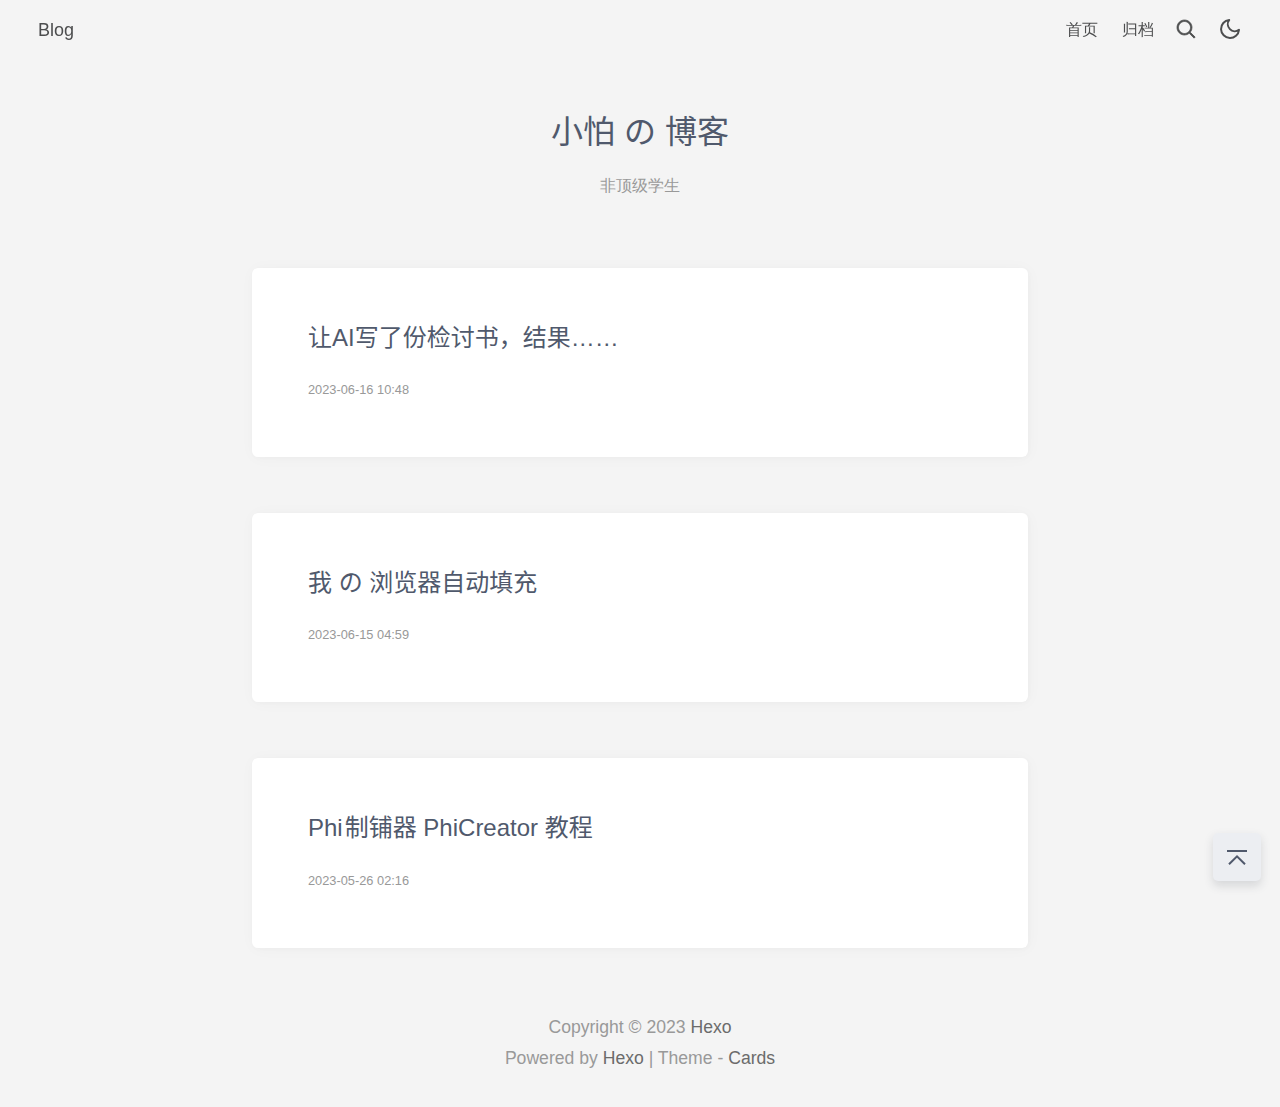
<file: index.html>
<!DOCTYPE html>
<html lang="en">
    <head>
    <meta charset="utf-8">

    

    <!-- 渲染优化 -->
    <meta name="renderer" content="webkit">
    <meta name="force-rendering" content="webkit">
    <meta http-equiv="X-UA-Compatible" content="IE=Edge,chrome=1">
    <meta name="HandheldFriendly" content="True" >
    <meta name="apple-mobile-web-app-capable" content="yes">
    <meta name="viewport" content="width=device-width, initial-scale=1, maximum-scale=1">

    <!--icon-->

    
    
    
    
    


    <!-- meta -->


<title>Hexo</title>





    <!-- OpenGraph -->


    
<link rel="stylesheet" href="/css/style/main.css">
 

    
    
    

    
    
<link rel="stylesheet" href="/css/style/dark.css">

    
<script src="/js/darkmode.js"></script>



     

    <!-- custom head -->

<meta name="generator" content="Hexo 6.3.0"></head>

    <body>
        <div id="app" tabindex="-1">
            <header class="header">
    <div class="header__left">
        <a href="/" class="button">
            <span class="logo__text">Blog</span>
        </a>
    </div>
    <div class="header__right">
        
            <div class="navbar__menus">
                
                    <a href="/" class="navbar-menu button">首页</a>
                
                    <a href="/archives/" class="navbar-menu button">归档</a>
                
            </div>
        
        
        
    <a href="/search/" id="btn-search">
        <svg xmlns="http://www.w3.org/2000/svg" viewBox="0 0 1024 1024" width="24" height="24" fill="currentColor" stroke="currentColor" stroke-width="32"><path d="M192 448c0-141.152 114.848-256 256-256s256 114.848 256 256-114.848 256-256 256-256-114.848-256-256z m710.624 409.376l-206.88-206.88A318.784 318.784 0 0 0 768 448c0-176.736-143.264-320-320-320S128 271.264 128 448s143.264 320 320 320a318.784 318.784 0 0 0 202.496-72.256l206.88 206.88 45.248-45.248z"></path></svg>
    </a>


        
        
    <a href="javaScript:void(0);" id="btn-toggle-dark">
        <svg xmlns="http://www.w3.org/2000/svg" width="24" height="24" viewBox="0 0 24 24" fill="none" stroke="currentColor" stroke-width="2" stroke-linecap="round" stroke-linejoin="round"><path d="M21 12.79A9 9 0 1 1 11.21 3 7 7 0 0 0 21 12.79z"></path></svg>
    </a>


        
            <a class="dropdown-icon button" id="btn-dropdown" tabindex="0"><svg xmlns="http://www.w3.org/2000/svg" viewBox="0 0 20 20" width='24' height='24' fill="none" stroke="currentColor" stroke-width="0.7" stroke-linecap="round" stroke-linejoin="round"><path fill="currentColor" d="M3.314,4.8h13.372c0.41,0,0.743-0.333,0.743-0.743c0-0.41-0.333-0.743-0.743-0.743H3.314c-0.41,0-0.743,0.333-0.743,0.743C2.571,4.467,2.904,4.8,3.314,4.8z M16.686,15.2H3.314c-0.41,0-0.743,0.333-0.743,0.743s0.333,0.743,0.743,0.743h13.372c0.41,0,0.743-0.333,0.743-0.743S17.096,15.2,16.686,15.2z M16.686,9.257H3.314c-0.41,0-0.743,0.333-0.743,0.743s0.333,0.743,0.743,0.743h13.372c0.41,0,0.743-0.333,0.743-0.743S17.096,9.257,16.686,9.257z"></path></svg></a>
            <div class="dropdown-menus" id="dropdown-menus">
                
                    <a href="/" class="dropdown-menu button">首页</a>
                
                    <a href="/archives/" class="dropdown-menu button">归档</a>
                
            </div>
        
    </div>
</header>


    <div class="cover">
        <div class="cover__logo">
            
                <h1>小怕 の 博客</h1>
            
        </div>
        
        
            <div class="cover__intro">
                <p>非顶级学生</p>
 
            </div>
        
    </div>

            <main class="main">
    
    <div class="post-list">
        
            
                <div class='post-entry content-card'>
                    <div class="post-entry__header"></div>
<div class="post-entry__content">
    <h2 class="post-entry__title">
        让AI写了份检讨书，结果……
    </h2>
    
</div>
<div class="post-entry__meta">
    <a href="/archives/2023/06/" class="post-meta__date button">2023-06-16 10:48</a>
    
 
</div>
<div class="post-entry__tags"></div> 
<a href="/2023/06/16/%E8%AE%A9AI%E5%86%99%E4%BA%86%E4%BB%BD%E6%A3%80%E8%AE%A8%E4%B9%A6%EF%BC%8C%E7%BB%93%E6%9E%9C%E2%80%A6%E2%80%A6/" class="post-entry__link">让AI写了份检讨书，结果……</a>
                </div>
            
                <div class='post-entry content-card'>
                    <div class="post-entry__header"></div>
<div class="post-entry__content">
    <h2 class="post-entry__title">
        我 の 浏览器自动填充
    </h2>
    
</div>
<div class="post-entry__meta">
    <a href="/archives/2023/06/" class="post-meta__date button">2023-06-15 04:59</a>
    
 
</div>
<div class="post-entry__tags"></div> 
<a href="/2023/06/15/%E6%88%91%20%E3%81%AE%20%E6%B5%8F%E8%A7%88%E5%99%A8%E8%87%AA%E5%8A%A8%E5%A1%AB%E5%85%85/" class="post-entry__link">我 の 浏览器自动填充</a>
                </div>
            
                <div class='post-entry content-card'>
                    <div class="post-entry__header"></div>
<div class="post-entry__content">
    <h2 class="post-entry__title">
        Phi 制铺器 PhiCreator 教程
    </h2>
    
</div>
<div class="post-entry__meta">
    <a href="/archives/2023/05/" class="post-meta__date button">2023-05-26 02:16</a>
    
 
</div>
<div class="post-entry__tags"></div> 
<a href="/2023/05/26/Phi%E2%80%8A%E5%88%B6%E9%93%BA%E5%99%A8%20PhiCreator%20%E6%95%99%E7%A8%8B/" class="post-entry__link">Phi 制铺器 PhiCreator 教程</a>
                </div>
            
        
    </div>
    


</main>

            <footer class="footer">
     
    <a href="#" class="button" id="b2t" aria-label="Back to Top" title="Back to Top">
        <svg xmlns="http://www.w3.org/2000/svg" viewBox="0 0 1024 1024" width="32" height="32">
            <path d="M233.376 722.752L278.624 768 512 534.624 745.376 768l45.248-45.248L512 444.128zM192 352h640V288H192z" fill="currentColor"></path>
        </svg>
    </a>

    


    
     
 

 
    
        
        <p class="footer-copyright">
            Copyright © 2023 <a href="/">Hexo</a>
        </p>
    
    
    <p>Powered by <a href="https://hexo.io" target="_blank">Hexo</a> | Theme - <a href="https://github.com/ChrAlpha/hexo-theme-cards" target="_blank">Cards</a></p>
</footer>

        </div>
         

 

 

 

 



 



 


    
 

 

 

 

 

 




    </body>
</html>
</file>
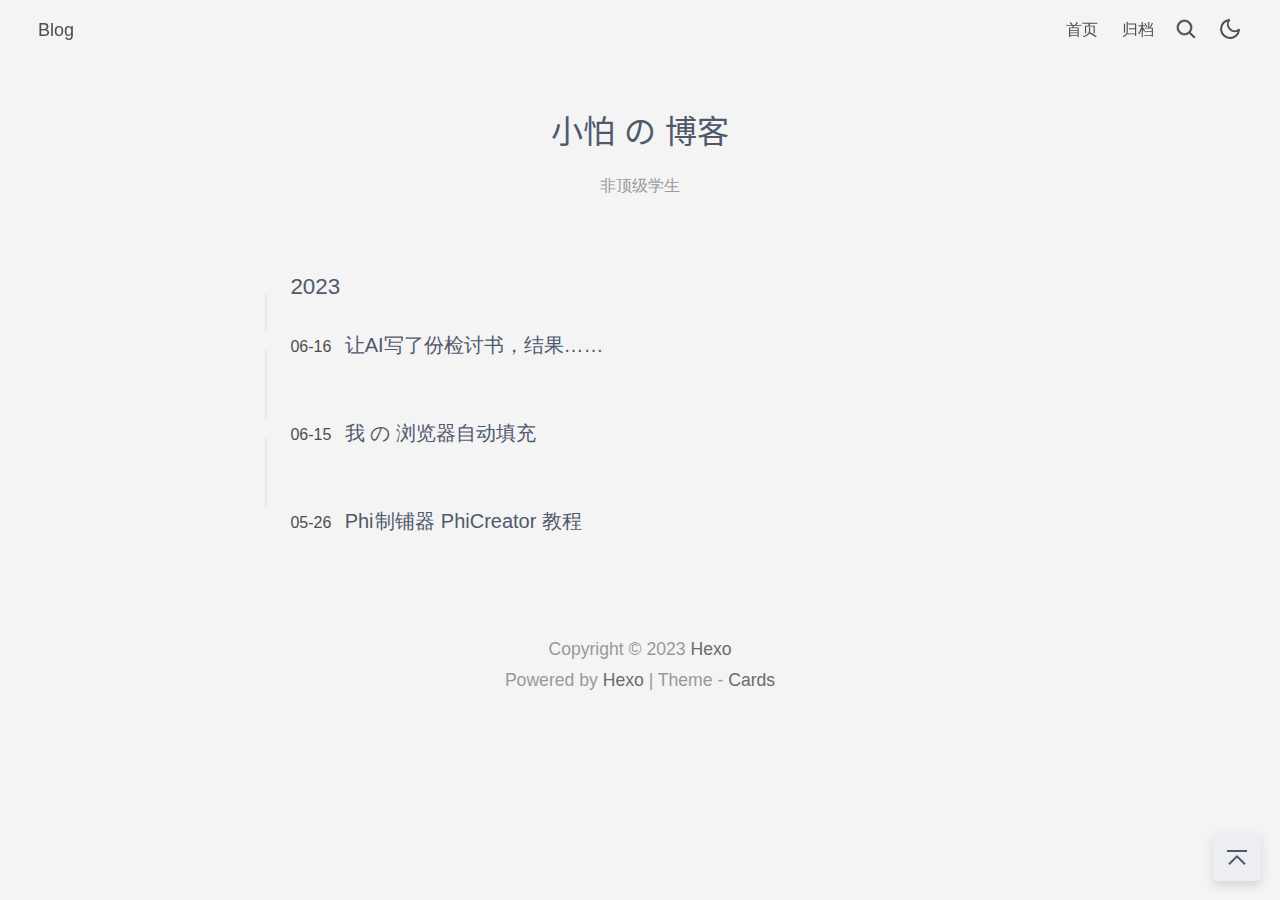
<file: archives/index.html>
<!DOCTYPE html>
<html lang="en">
    <head>
    <meta charset="utf-8">

    

    <!-- 渲染优化 -->
    <meta name="renderer" content="webkit">
    <meta name="force-rendering" content="webkit">
    <meta http-equiv="X-UA-Compatible" content="IE=Edge,chrome=1">
    <meta name="HandheldFriendly" content="True" >
    <meta name="apple-mobile-web-app-capable" content="yes">
    <meta name="viewport" content="width=device-width, initial-scale=1, maximum-scale=1">

    <!--icon-->

    
    
    
    
    


    <!-- meta -->


<title>Archive | Hexo</title>





    <!-- OpenGraph -->


    
<link rel="stylesheet" href="/css/style/main.css">
 

    
    
    

    
    
<link rel="stylesheet" href="/css/style/dark.css">

    
<script src="/js/darkmode.js"></script>



     

    <!-- custom head -->

<meta name="generator" content="Hexo 6.3.0"></head>

    <body>
        <div id="app" tabindex="-1">
            <header class="header">
    <div class="header__left">
        <a href="/" class="button">
            <span class="logo__text">Blog</span>
        </a>
    </div>
    <div class="header__right">
        
            <div class="navbar__menus">
                
                    <a href="/" class="navbar-menu button">首页</a>
                
                    <a href="/archives/" class="navbar-menu button">归档</a>
                
            </div>
        
        
        
    <a href="/search/" id="btn-search">
        <svg xmlns="http://www.w3.org/2000/svg" viewBox="0 0 1024 1024" width="24" height="24" fill="currentColor" stroke="currentColor" stroke-width="32"><path d="M192 448c0-141.152 114.848-256 256-256s256 114.848 256 256-114.848 256-256 256-256-114.848-256-256z m710.624 409.376l-206.88-206.88A318.784 318.784 0 0 0 768 448c0-176.736-143.264-320-320-320S128 271.264 128 448s143.264 320 320 320a318.784 318.784 0 0 0 202.496-72.256l206.88 206.88 45.248-45.248z"></path></svg>
    </a>


        
        
    <a href="javaScript:void(0);" id="btn-toggle-dark">
        <svg xmlns="http://www.w3.org/2000/svg" width="24" height="24" viewBox="0 0 24 24" fill="none" stroke="currentColor" stroke-width="2" stroke-linecap="round" stroke-linejoin="round"><path d="M21 12.79A9 9 0 1 1 11.21 3 7 7 0 0 0 21 12.79z"></path></svg>
    </a>


        
            <a class="dropdown-icon button" id="btn-dropdown" tabindex="0"><svg xmlns="http://www.w3.org/2000/svg" viewBox="0 0 20 20" width='24' height='24' fill="none" stroke="currentColor" stroke-width="0.7" stroke-linecap="round" stroke-linejoin="round"><path fill="currentColor" d="M3.314,4.8h13.372c0.41,0,0.743-0.333,0.743-0.743c0-0.41-0.333-0.743-0.743-0.743H3.314c-0.41,0-0.743,0.333-0.743,0.743C2.571,4.467,2.904,4.8,3.314,4.8z M16.686,15.2H3.314c-0.41,0-0.743,0.333-0.743,0.743s0.333,0.743,0.743,0.743h13.372c0.41,0,0.743-0.333,0.743-0.743S17.096,15.2,16.686,15.2z M16.686,9.257H3.314c-0.41,0-0.743,0.333-0.743,0.743s0.333,0.743,0.743,0.743h13.372c0.41,0,0.743-0.333,0.743-0.743S17.096,9.257,16.686,9.257z"></path></svg></a>
            <div class="dropdown-menus" id="dropdown-menus">
                
                    <a href="/" class="dropdown-menu button">首页</a>
                
                    <a href="/archives/" class="dropdown-menu button">归档</a>
                
            </div>
        
    </div>
</header>


    <div class="cover">
        <div class="cover__logo">
            
                <h1>小怕 の 博客</h1>
            
        </div>
        
        
            <div class="cover__intro">
                <p>非顶级学生</p>
 
            </div>
        
    </div>

            
<main class='main'>
    
        <div class="archives">
            
                    <div class="archives-item">
                        <div class="archives-left">
                            <div class="archives-icon icon-lg"></div>
                        </div>
                        <div class="archives-content">
                            <h3 class="archives-year">2023</h3>
                        </div>
                    </div>
                
                <div class="archives-item">
                    <div class="archives-left">
                        <div class="archives-icon">

                        </div>
                    </div>
                    <span class="archives-content">
                        06-16
                        &nbsp;
                        <a href="/2023/06/16/%E8%AE%A9AI%E5%86%99%E4%BA%86%E4%BB%BD%E6%A3%80%E8%AE%A8%E4%B9%A6%EF%BC%8C%E7%BB%93%E6%9E%9C%E2%80%A6%E2%80%A6/">
                            <span class="archives-title">
                                
                                    让AI写了份检讨书，结果……
                                
                            </span>
                        </a>
                        <br><br>
                    </span>
                </div>
            
                <div class="archives-item">
                    <div class="archives-left">
                        <div class="archives-icon">

                        </div>
                    </div>
                    <span class="archives-content">
                        06-15
                        &nbsp;
                        <a href="/2023/06/15/%E6%88%91%20%E3%81%AE%20%E6%B5%8F%E8%A7%88%E5%99%A8%E8%87%AA%E5%8A%A8%E5%A1%AB%E5%85%85/">
                            <span class="archives-title">
                                
                                    我 の 浏览器自动填充
                                
                            </span>
                        </a>
                        <br><br>
                    </span>
                </div>
            
                <div class="archives-item">
                    <div class="archives-left">
                        <div class="archives-icon">

                        </div>
                    </div>
                    <span class="archives-content">
                        05-26
                        &nbsp;
                        <a href="/2023/05/26/Phi%E2%80%8A%E5%88%B6%E9%93%BA%E5%99%A8%20PhiCreator%20%E6%95%99%E7%A8%8B/">
                            <span class="archives-title">
                                
                                    Phi 制铺器 PhiCreator 教程
                                
                            </span>
                        </a>
                        <br><br>
                    </span>
                </div>
            
        </div>
    
</main>

            <footer class="footer">
     
    <a href="#" class="button" id="b2t" aria-label="Back to Top" title="Back to Top">
        <svg xmlns="http://www.w3.org/2000/svg" viewBox="0 0 1024 1024" width="32" height="32">
            <path d="M233.376 722.752L278.624 768 512 534.624 745.376 768l45.248-45.248L512 444.128zM192 352h640V288H192z" fill="currentColor"></path>
        </svg>
    </a>

    


    
     
 

 
    
        
        <p class="footer-copyright">
            Copyright © 2023 <a href="/">Hexo</a>
        </p>
    
    
    <p>Powered by <a href="https://hexo.io" target="_blank">Hexo</a> | Theme - <a href="https://github.com/ChrAlpha/hexo-theme-cards" target="_blank">Cards</a></p>
</footer>

        </div>
         

 

 

 

 



 



 


    
 

 

 

 

 

 




    </body>
</html>
</file>
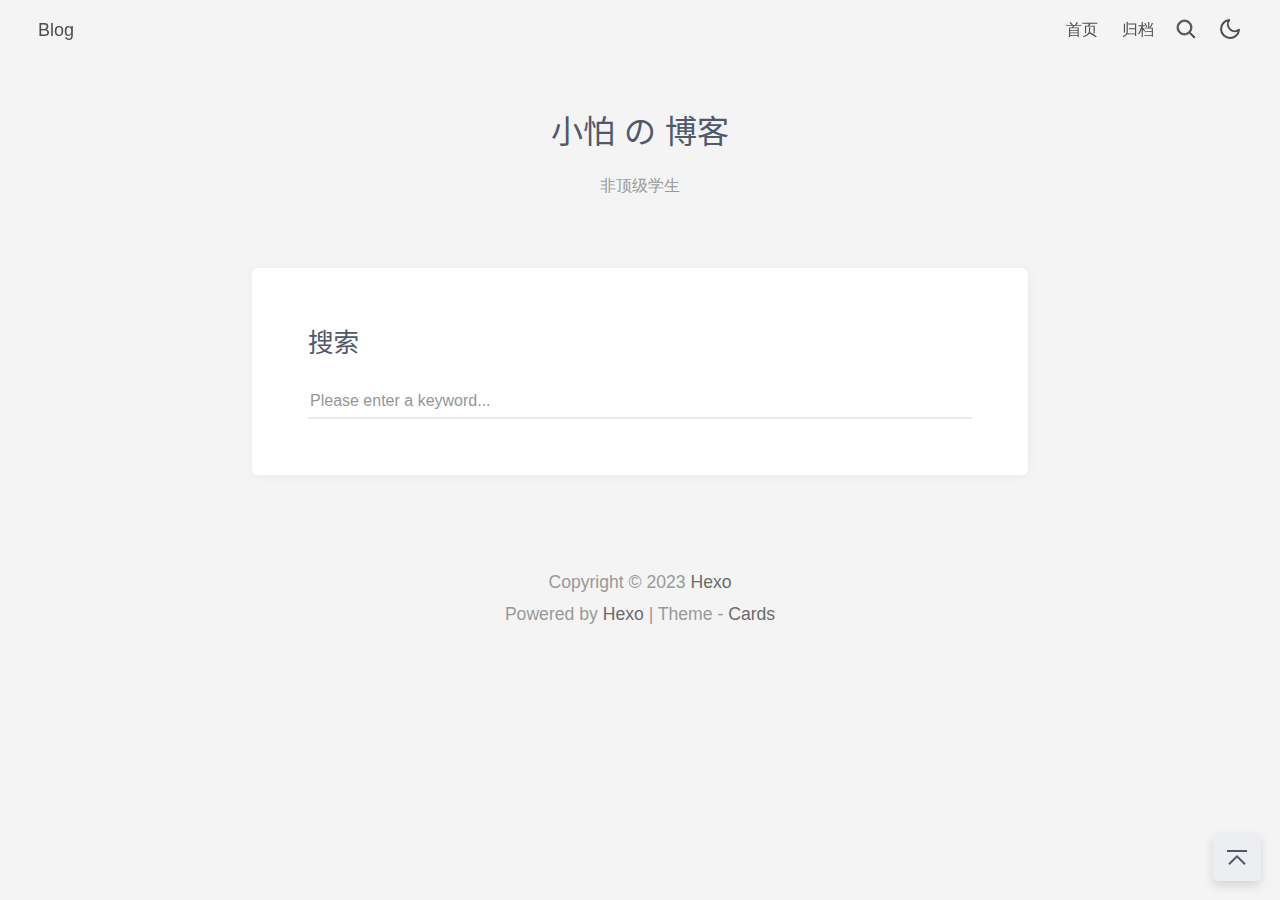
<file: search/index.html>
<!DOCTYPE html>
<html lang="en">
    <head>
    <meta charset="utf-8">

    

    <!-- 渲染优化 -->
    <meta name="renderer" content="webkit">
    <meta name="force-rendering" content="webkit">
    <meta http-equiv="X-UA-Compatible" content="IE=Edge,chrome=1">
    <meta name="HandheldFriendly" content="True" >
    <meta name="apple-mobile-web-app-capable" content="yes">
    <meta name="viewport" content="width=device-width, initial-scale=1, maximum-scale=1">

    <!--icon-->

    
    
    
    
    


    <!-- meta -->


<title>搜索 | Hexo</title>




    <link rel="canonical" href="http://example.com/search/index.html">


    <!-- OpenGraph -->


    
<link rel="stylesheet" href="/css/style/main.css">
 

    
    
    

    
    
<link rel="stylesheet" href="/css/style/dark.css">

    
<script src="/js/darkmode.js"></script>



     

    <!-- custom head -->

<meta name="generator" content="Hexo 6.3.0"></head>

    <body>
        <div id="app" tabindex="-1">
            <header class="header">
    <div class="header__left">
        <a href="/" class="button">
            <span class="logo__text">Blog</span>
        </a>
    </div>
    <div class="header__right">
        
            <div class="navbar__menus">
                
                    <a href="/" class="navbar-menu button">首页</a>
                
                    <a href="/archives/" class="navbar-menu button">归档</a>
                
            </div>
        
        
        
    <a href="/search/" id="btn-search">
        <svg xmlns="http://www.w3.org/2000/svg" viewBox="0 0 1024 1024" width="24" height="24" fill="currentColor" stroke="currentColor" stroke-width="32"><path d="M192 448c0-141.152 114.848-256 256-256s256 114.848 256 256-114.848 256-256 256-256-114.848-256-256z m710.624 409.376l-206.88-206.88A318.784 318.784 0 0 0 768 448c0-176.736-143.264-320-320-320S128 271.264 128 448s143.264 320 320 320a318.784 318.784 0 0 0 202.496-72.256l206.88 206.88 45.248-45.248z"></path></svg>
    </a>


        
        
    <a href="javaScript:void(0);" id="btn-toggle-dark">
        <svg xmlns="http://www.w3.org/2000/svg" width="24" height="24" viewBox="0 0 24 24" fill="none" stroke="currentColor" stroke-width="2" stroke-linecap="round" stroke-linejoin="round"><path d="M21 12.79A9 9 0 1 1 11.21 3 7 7 0 0 0 21 12.79z"></path></svg>
    </a>


        
            <a class="dropdown-icon button" id="btn-dropdown" tabindex="0"><svg xmlns="http://www.w3.org/2000/svg" viewBox="0 0 20 20" width='24' height='24' fill="none" stroke="currentColor" stroke-width="0.7" stroke-linecap="round" stroke-linejoin="round"><path fill="currentColor" d="M3.314,4.8h13.372c0.41,0,0.743-0.333,0.743-0.743c0-0.41-0.333-0.743-0.743-0.743H3.314c-0.41,0-0.743,0.333-0.743,0.743C2.571,4.467,2.904,4.8,3.314,4.8z M16.686,15.2H3.314c-0.41,0-0.743,0.333-0.743,0.743s0.333,0.743,0.743,0.743h13.372c0.41,0,0.743-0.333,0.743-0.743S17.096,15.2,16.686,15.2z M16.686,9.257H3.314c-0.41,0-0.743,0.333-0.743,0.743s0.333,0.743,0.743,0.743h13.372c0.41,0,0.743-0.333,0.743-0.743S17.096,9.257,16.686,9.257z"></path></svg></a>
            <div class="dropdown-menus" id="dropdown-menus">
                
                    <a href="/" class="dropdown-menu button">首页</a>
                
                    <a href="/archives/" class="dropdown-menu button">归档</a>
                
            </div>
        
    </div>
</header>


    <div class="cover">
        <div class="cover__logo">
            
                <h1>小怕 の 博客</h1>
            
        </div>
        
        
            <div class="cover__intro">
                <p>非顶级学生</p>
 
            </div>
        
    </div>

            
<main class="main">
    <div class="content-card">
    <h2>
        搜索
    </h2>
    <div id="search">
        <form class="search-form" autocomplete="off">
            <div class="search-input">
                <input maxlength="80" type="search" class="search-input" id="search-input" name="s" placeholder="Please enter a keyword..." required>
            </div>
        </form>
    </div>
</div>
<div class="search-result" id="search-result">
    <div class="search-result__notice" id="search-result__notice"></div>
    <div class="content-card search-result__list" id="search-result__list"></div>
</div>
<script>var searchDataFile = "/search.json";</script>
<script defer src="/js/local-search.js"></script>
</main>

            <footer class="footer">
     
    <a href="#" class="button" id="b2t" aria-label="Back to Top" title="Back to Top">
        <svg xmlns="http://www.w3.org/2000/svg" viewBox="0 0 1024 1024" width="32" height="32">
            <path d="M233.376 722.752L278.624 768 512 534.624 745.376 768l45.248-45.248L512 444.128zM192 352h640V288H192z" fill="currentColor"></path>
        </svg>
    </a>

    


    
     
 

 
    
        
        <p class="footer-copyright">
            Copyright © 2023 <a href="/">Hexo</a>
        </p>
    
    
    <p>Powered by <a href="https://hexo.io" target="_blank">Hexo</a> | Theme - <a href="https://github.com/ChrAlpha/hexo-theme-cards" target="_blank">Cards</a></p>
</footer>

        </div>
         

 

 

 

 



 



 


    
 

 

 

 

 

 




    </body>
</html>
</file>
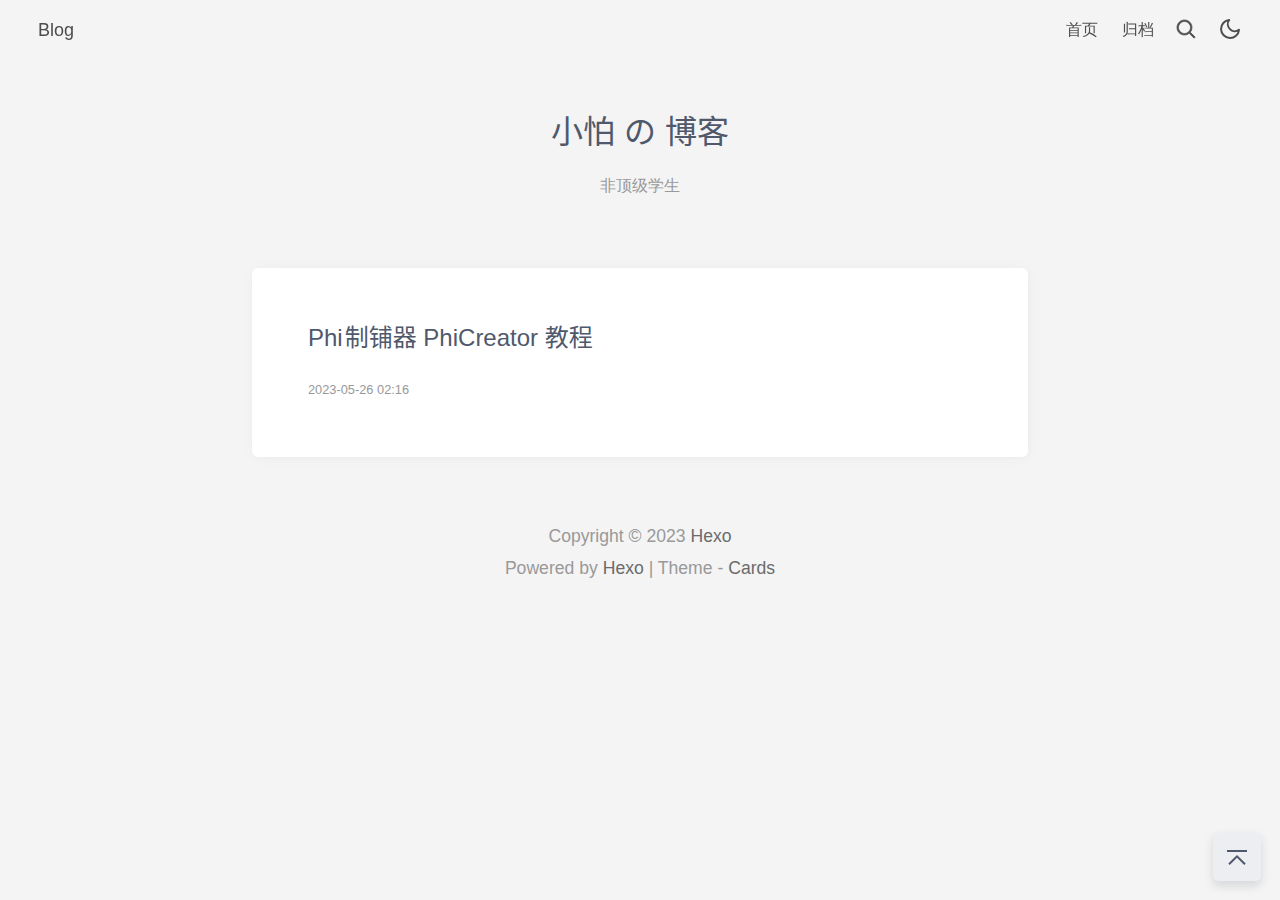
<file: archives/2023/index.html>
<!DOCTYPE html>
<html lang="en">
    <head>
    <meta charset="utf-8">

    

    <!-- 渲染优化 -->
    <meta name="renderer" content="webkit">
    <meta name="force-rendering" content="webkit">
    <meta http-equiv="X-UA-Compatible" content="IE=Edge,chrome=1">
    <meta name="HandheldFriendly" content="True" >
    <meta name="apple-mobile-web-app-capable" content="yes">
    <meta name="viewport" content="width=device-width, initial-scale=1, maximum-scale=1">

    <!--icon-->

    
    
    
    
    


    <!-- meta -->


<title>Archive: 2023 | Hexo</title>





    <!-- OpenGraph -->


    
<link rel="stylesheet" href="/css/style/main.css">
 

    
    
    

    
    
<link rel="stylesheet" href="/css/style/dark.css">

    
<script src="/js/darkmode.js"></script>



     

    <!-- custom head -->

<meta name="generator" content="Hexo 6.3.0"></head>

    <body>
        <div id="app" tabindex="-1">
            <header class="header">
    <div class="header__left">
        <a href="/" class="button">
            <span class="logo__text">Blog</span>
        </a>
    </div>
    <div class="header__right">
        
            <div class="navbar__menus">
                
                    <a href="/" class="navbar-menu button">首页</a>
                
                    <a href="/archives/" class="navbar-menu button">归档</a>
                
            </div>
        
        
        
    <a href="/search/" id="btn-search">
        <svg xmlns="http://www.w3.org/2000/svg" viewBox="0 0 1024 1024" width="24" height="24" fill="currentColor" stroke="currentColor" stroke-width="32"><path d="M192 448c0-141.152 114.848-256 256-256s256 114.848 256 256-114.848 256-256 256-256-114.848-256-256z m710.624 409.376l-206.88-206.88A318.784 318.784 0 0 0 768 448c0-176.736-143.264-320-320-320S128 271.264 128 448s143.264 320 320 320a318.784 318.784 0 0 0 202.496-72.256l206.88 206.88 45.248-45.248z"></path></svg>
    </a>


        
        
    <a href="javaScript:void(0);" id="btn-toggle-dark">
        <svg xmlns="http://www.w3.org/2000/svg" width="24" height="24" viewBox="0 0 24 24" fill="none" stroke="currentColor" stroke-width="2" stroke-linecap="round" stroke-linejoin="round"><path d="M21 12.79A9 9 0 1 1 11.21 3 7 7 0 0 0 21 12.79z"></path></svg>
    </a>


        
            <a class="dropdown-icon button" id="btn-dropdown" tabindex="0"><svg xmlns="http://www.w3.org/2000/svg" viewBox="0 0 20 20" width='24' height='24' fill="none" stroke="currentColor" stroke-width="0.7" stroke-linecap="round" stroke-linejoin="round"><path fill="currentColor" d="M3.314,4.8h13.372c0.41,0,0.743-0.333,0.743-0.743c0-0.41-0.333-0.743-0.743-0.743H3.314c-0.41,0-0.743,0.333-0.743,0.743C2.571,4.467,2.904,4.8,3.314,4.8z M16.686,15.2H3.314c-0.41,0-0.743,0.333-0.743,0.743s0.333,0.743,0.743,0.743h13.372c0.41,0,0.743-0.333,0.743-0.743S17.096,15.2,16.686,15.2z M16.686,9.257H3.314c-0.41,0-0.743,0.333-0.743,0.743s0.333,0.743,0.743,0.743h13.372c0.41,0,0.743-0.333,0.743-0.743S17.096,9.257,16.686,9.257z"></path></svg></a>
            <div class="dropdown-menus" id="dropdown-menus">
                
                    <a href="/" class="dropdown-menu button">首页</a>
                
                    <a href="/archives/" class="dropdown-menu button">归档</a>
                
            </div>
        
    </div>
</header>


    <div class="cover">
        <div class="cover__logo">
            
                <h1>小怕 の 博客</h1>
            
        </div>
        
        
            <div class="cover__intro">
                <p>非顶级学生</p>
 
            </div>
        
    </div>

            
<main class='main'>
    
		
    <div class="post-list">
        
            
                <div class='post-entry content-card'>
                    <div class="post-entry__header"></div>
<div class="post-entry__content">
    <h2 class="post-entry__title">
        Phi 制铺器 PhiCreator 教程
    </h2>
    
</div>
<div class="post-entry__meta">
    <a href="/archives/2023/05/" class="post-meta__date button">2023-05-26 02:16</a>
    
 
</div>
<div class="post-entry__tags"></div> 
<a href="/2023/05/26/Phi%E2%80%8A%E5%88%B6%E9%93%BA%E5%99%A8%20PhiCreator%20%E6%95%99%E7%A8%8B/" class="post-entry__link">Phi 制铺器 PhiCreator 教程</a>
                </div>
            
        
    </div>
    


	
</main>

            <footer class="footer">
     
    <a href="#" class="button" id="b2t" aria-label="Back to Top" title="Back to Top">
        <svg xmlns="http://www.w3.org/2000/svg" viewBox="0 0 1024 1024" width="32" height="32">
            <path d="M233.376 722.752L278.624 768 512 534.624 745.376 768l45.248-45.248L512 444.128zM192 352h640V288H192z" fill="currentColor"></path>
        </svg>
    </a>

    


    
     
 

 
    
        
        <p class="footer-copyright">
            Copyright © 2023 <a href="/">Hexo</a>
        </p>
    
    
    <p>Powered by <a href="https://hexo.io" target="_blank">Hexo</a> | Theme - <a href="https://github.com/ChrAlpha/hexo-theme-cards" target="_blank">Cards</a></p>
</footer>

        </div>
         

 

 

 

 



 



 


    
 

 

 

 

 

 




    </body>
</html>
</file>
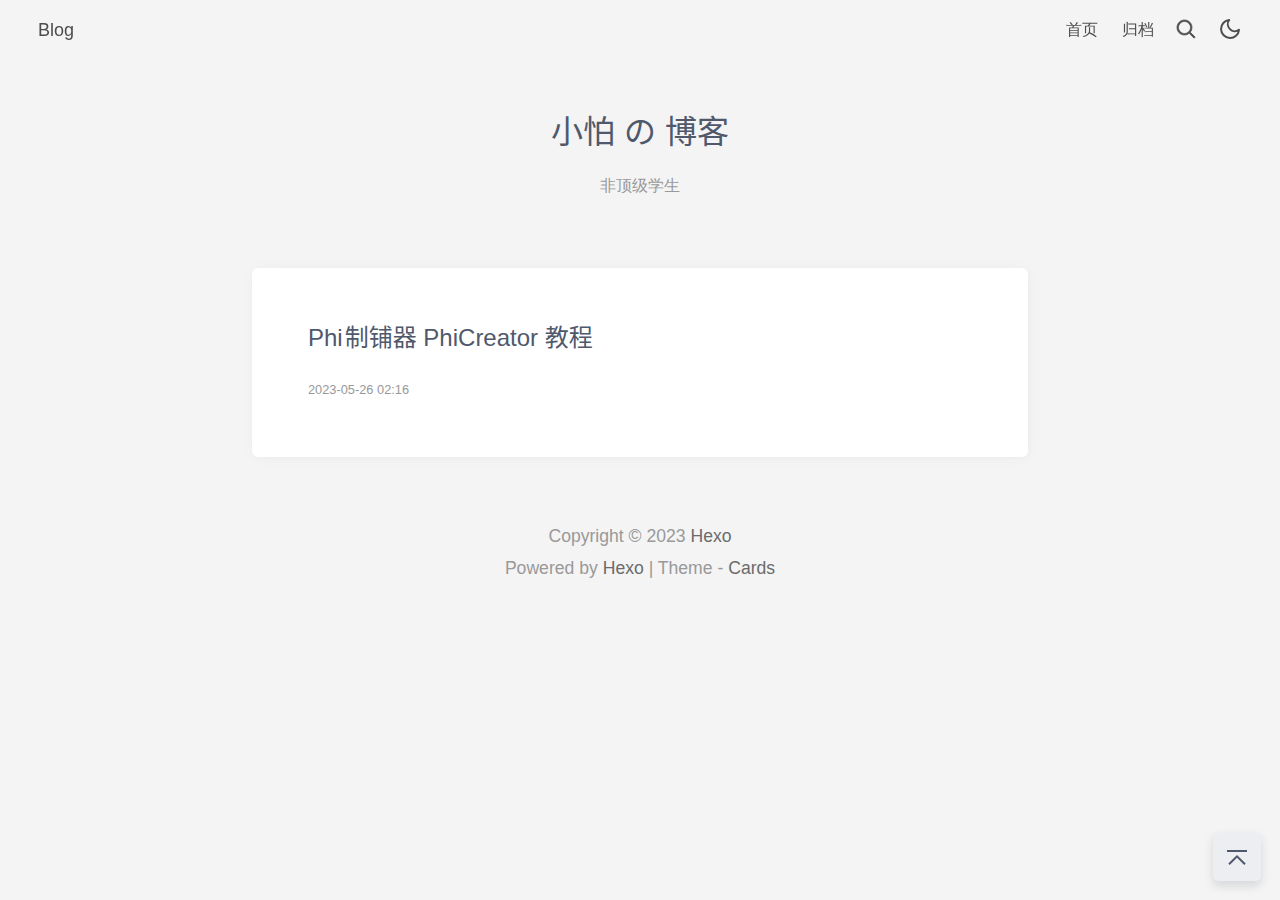
<file: archives/2023/05/index.html>
<!DOCTYPE html>
<html lang="en">
    <head>
    <meta charset="utf-8">

    

    <!-- 渲染优化 -->
    <meta name="renderer" content="webkit">
    <meta name="force-rendering" content="webkit">
    <meta http-equiv="X-UA-Compatible" content="IE=Edge,chrome=1">
    <meta name="HandheldFriendly" content="True" >
    <meta name="apple-mobile-web-app-capable" content="yes">
    <meta name="viewport" content="width=device-width, initial-scale=1, maximum-scale=1">

    <!--icon-->

    
    
    
    
    


    <!-- meta -->


<title>Archive: 2023/5 | Hexo</title>





    <!-- OpenGraph -->


    
<link rel="stylesheet" href="/css/style/main.css">
 

    
    
    

    
    
<link rel="stylesheet" href="/css/style/dark.css">

    
<script src="/js/darkmode.js"></script>



     

    <!-- custom head -->

<meta name="generator" content="Hexo 6.3.0"></head>

    <body>
        <div id="app" tabindex="-1">
            <header class="header">
    <div class="header__left">
        <a href="/" class="button">
            <span class="logo__text">Blog</span>
        </a>
    </div>
    <div class="header__right">
        
            <div class="navbar__menus">
                
                    <a href="/" class="navbar-menu button">首页</a>
                
                    <a href="/archives/" class="navbar-menu button">归档</a>
                
            </div>
        
        
        
    <a href="/search/" id="btn-search">
        <svg xmlns="http://www.w3.org/2000/svg" viewBox="0 0 1024 1024" width="24" height="24" fill="currentColor" stroke="currentColor" stroke-width="32"><path d="M192 448c0-141.152 114.848-256 256-256s256 114.848 256 256-114.848 256-256 256-256-114.848-256-256z m710.624 409.376l-206.88-206.88A318.784 318.784 0 0 0 768 448c0-176.736-143.264-320-320-320S128 271.264 128 448s143.264 320 320 320a318.784 318.784 0 0 0 202.496-72.256l206.88 206.88 45.248-45.248z"></path></svg>
    </a>


        
        
    <a href="javaScript:void(0);" id="btn-toggle-dark">
        <svg xmlns="http://www.w3.org/2000/svg" width="24" height="24" viewBox="0 0 24 24" fill="none" stroke="currentColor" stroke-width="2" stroke-linecap="round" stroke-linejoin="round"><path d="M21 12.79A9 9 0 1 1 11.21 3 7 7 0 0 0 21 12.79z"></path></svg>
    </a>


        
            <a class="dropdown-icon button" id="btn-dropdown" tabindex="0"><svg xmlns="http://www.w3.org/2000/svg" viewBox="0 0 20 20" width='24' height='24' fill="none" stroke="currentColor" stroke-width="0.7" stroke-linecap="round" stroke-linejoin="round"><path fill="currentColor" d="M3.314,4.8h13.372c0.41,0,0.743-0.333,0.743-0.743c0-0.41-0.333-0.743-0.743-0.743H3.314c-0.41,0-0.743,0.333-0.743,0.743C2.571,4.467,2.904,4.8,3.314,4.8z M16.686,15.2H3.314c-0.41,0-0.743,0.333-0.743,0.743s0.333,0.743,0.743,0.743h13.372c0.41,0,0.743-0.333,0.743-0.743S17.096,15.2,16.686,15.2z M16.686,9.257H3.314c-0.41,0-0.743,0.333-0.743,0.743s0.333,0.743,0.743,0.743h13.372c0.41,0,0.743-0.333,0.743-0.743S17.096,9.257,16.686,9.257z"></path></svg></a>
            <div class="dropdown-menus" id="dropdown-menus">
                
                    <a href="/" class="dropdown-menu button">首页</a>
                
                    <a href="/archives/" class="dropdown-menu button">归档</a>
                
            </div>
        
    </div>
</header>


    <div class="cover">
        <div class="cover__logo">
            
                <h1>小怕 の 博客</h1>
            
        </div>
        
        
            <div class="cover__intro">
                <p>非顶级学生</p>
 
            </div>
        
    </div>

            
<main class='main'>
    
		
    <div class="post-list">
        
            
                <div class='post-entry content-card'>
                    <div class="post-entry__header"></div>
<div class="post-entry__content">
    <h2 class="post-entry__title">
        Phi 制铺器 PhiCreator 教程
    </h2>
    
</div>
<div class="post-entry__meta">
    <a href="/archives/2023/05/" class="post-meta__date button">2023-05-26 02:16</a>
    
 
</div>
<div class="post-entry__tags"></div> 
<a href="/2023/05/26/Phi%E2%80%8A%E5%88%B6%E9%93%BA%E5%99%A8%20PhiCreator%20%E6%95%99%E7%A8%8B/" class="post-entry__link">Phi 制铺器 PhiCreator 教程</a>
                </div>
            
        
    </div>
    


	
</main>

            <footer class="footer">
     
    <a href="#" class="button" id="b2t" aria-label="Back to Top" title="Back to Top">
        <svg xmlns="http://www.w3.org/2000/svg" viewBox="0 0 1024 1024" width="32" height="32">
            <path d="M233.376 722.752L278.624 768 512 534.624 745.376 768l45.248-45.248L512 444.128zM192 352h640V288H192z" fill="currentColor"></path>
        </svg>
    </a>

    


    
     
 

 
    
        
        <p class="footer-copyright">
            Copyright © 2023 <a href="/">Hexo</a>
        </p>
    
    
    <p>Powered by <a href="https://hexo.io" target="_blank">Hexo</a> | Theme - <a href="https://github.com/ChrAlpha/hexo-theme-cards" target="_blank">Cards</a></p>
</footer>

        </div>
         

 

 

 

 



 



 


    
 

 

 

 

 

 




    </body>
</html>
</file>
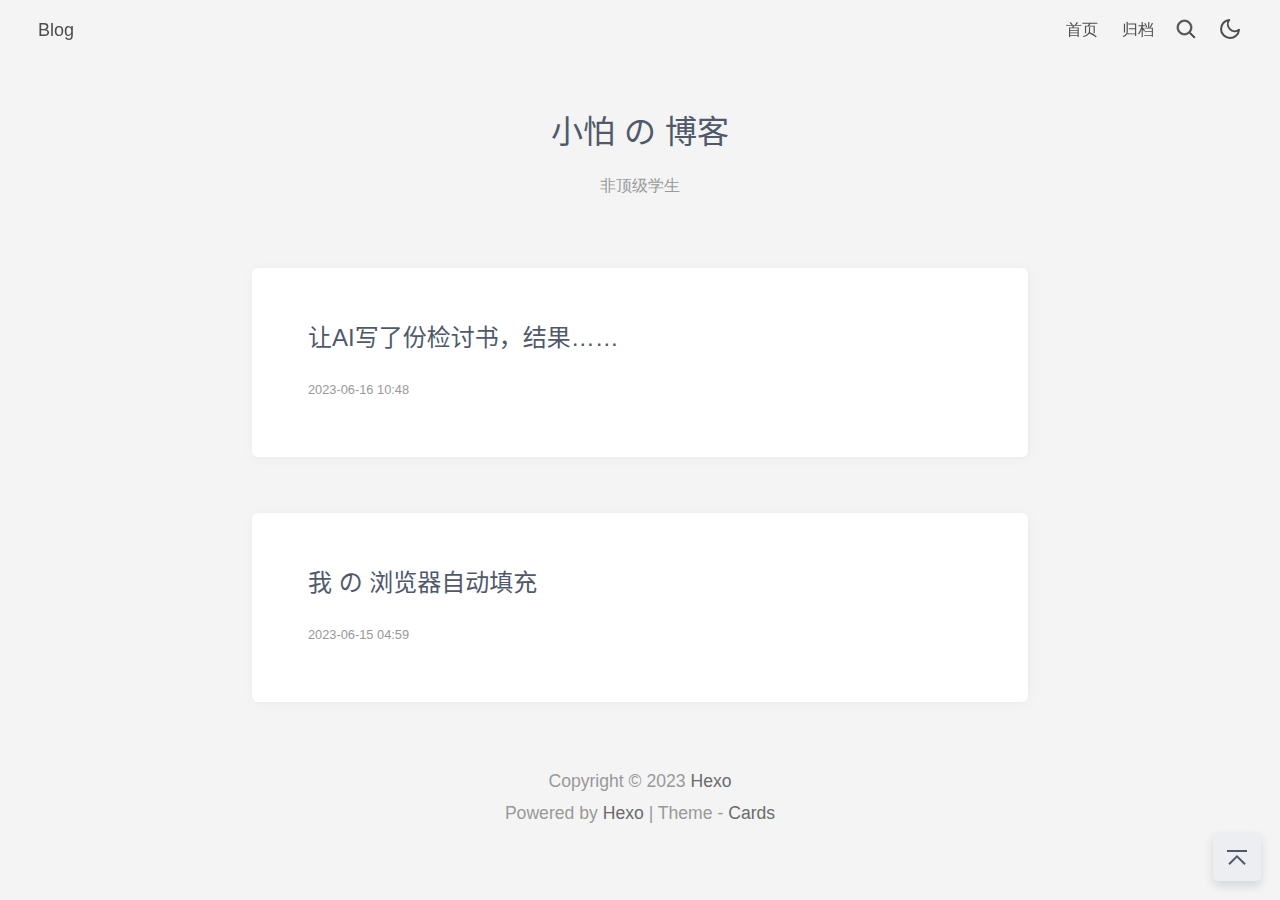
<file: archives/2023/06/index.html>
<!DOCTYPE html>
<html lang="en">
    <head>
    <meta charset="utf-8">

    

    <!-- 渲染优化 -->
    <meta name="renderer" content="webkit">
    <meta name="force-rendering" content="webkit">
    <meta http-equiv="X-UA-Compatible" content="IE=Edge,chrome=1">
    <meta name="HandheldFriendly" content="True" >
    <meta name="apple-mobile-web-app-capable" content="yes">
    <meta name="viewport" content="width=device-width, initial-scale=1, maximum-scale=1">

    <!--icon-->

    
    
    
    
    


    <!-- meta -->


<title>Archive: 2023/6 | Hexo</title>





    <!-- OpenGraph -->


    
<link rel="stylesheet" href="/css/style/main.css">
 

    
    
    

    
    
<link rel="stylesheet" href="/css/style/dark.css">

    
<script src="/js/darkmode.js"></script>



     

    <!-- custom head -->

<meta name="generator" content="Hexo 6.3.0"></head>

    <body>
        <div id="app" tabindex="-1">
            <header class="header">
    <div class="header__left">
        <a href="/" class="button">
            <span class="logo__text">Blog</span>
        </a>
    </div>
    <div class="header__right">
        
            <div class="navbar__menus">
                
                    <a href="/" class="navbar-menu button">首页</a>
                
                    <a href="/archives/" class="navbar-menu button">归档</a>
                
            </div>
        
        
        
    <a href="/search/" id="btn-search">
        <svg xmlns="http://www.w3.org/2000/svg" viewBox="0 0 1024 1024" width="24" height="24" fill="currentColor" stroke="currentColor" stroke-width="32"><path d="M192 448c0-141.152 114.848-256 256-256s256 114.848 256 256-114.848 256-256 256-256-114.848-256-256z m710.624 409.376l-206.88-206.88A318.784 318.784 0 0 0 768 448c0-176.736-143.264-320-320-320S128 271.264 128 448s143.264 320 320 320a318.784 318.784 0 0 0 202.496-72.256l206.88 206.88 45.248-45.248z"></path></svg>
    </a>


        
        
    <a href="javaScript:void(0);" id="btn-toggle-dark">
        <svg xmlns="http://www.w3.org/2000/svg" width="24" height="24" viewBox="0 0 24 24" fill="none" stroke="currentColor" stroke-width="2" stroke-linecap="round" stroke-linejoin="round"><path d="M21 12.79A9 9 0 1 1 11.21 3 7 7 0 0 0 21 12.79z"></path></svg>
    </a>


        
            <a class="dropdown-icon button" id="btn-dropdown" tabindex="0"><svg xmlns="http://www.w3.org/2000/svg" viewBox="0 0 20 20" width='24' height='24' fill="none" stroke="currentColor" stroke-width="0.7" stroke-linecap="round" stroke-linejoin="round"><path fill="currentColor" d="M3.314,4.8h13.372c0.41,0,0.743-0.333,0.743-0.743c0-0.41-0.333-0.743-0.743-0.743H3.314c-0.41,0-0.743,0.333-0.743,0.743C2.571,4.467,2.904,4.8,3.314,4.8z M16.686,15.2H3.314c-0.41,0-0.743,0.333-0.743,0.743s0.333,0.743,0.743,0.743h13.372c0.41,0,0.743-0.333,0.743-0.743S17.096,15.2,16.686,15.2z M16.686,9.257H3.314c-0.41,0-0.743,0.333-0.743,0.743s0.333,0.743,0.743,0.743h13.372c0.41,0,0.743-0.333,0.743-0.743S17.096,9.257,16.686,9.257z"></path></svg></a>
            <div class="dropdown-menus" id="dropdown-menus">
                
                    <a href="/" class="dropdown-menu button">首页</a>
                
                    <a href="/archives/" class="dropdown-menu button">归档</a>
                
            </div>
        
    </div>
</header>


    <div class="cover">
        <div class="cover__logo">
            
                <h1>小怕 の 博客</h1>
            
        </div>
        
        
            <div class="cover__intro">
                <p>非顶级学生</p>
 
            </div>
        
    </div>

            
<main class='main'>
    
		
    <div class="post-list">
        
            
                <div class='post-entry content-card'>
                    <div class="post-entry__header"></div>
<div class="post-entry__content">
    <h2 class="post-entry__title">
        让AI写了份检讨书，结果……
    </h2>
    
</div>
<div class="post-entry__meta">
    <a href="/archives/2023/06/" class="post-meta__date button">2023-06-16 10:48</a>
    
 
</div>
<div class="post-entry__tags"></div> 
<a href="/2023/06/16/%E8%AE%A9AI%E5%86%99%E4%BA%86%E4%BB%BD%E6%A3%80%E8%AE%A8%E4%B9%A6%EF%BC%8C%E7%BB%93%E6%9E%9C%E2%80%A6%E2%80%A6/" class="post-entry__link">让AI写了份检讨书，结果……</a>
                </div>
            
                <div class='post-entry content-card'>
                    <div class="post-entry__header"></div>
<div class="post-entry__content">
    <h2 class="post-entry__title">
        我 の 浏览器自动填充
    </h2>
    
</div>
<div class="post-entry__meta">
    <a href="/archives/2023/06/" class="post-meta__date button">2023-06-15 04:59</a>
    
 
</div>
<div class="post-entry__tags"></div> 
<a href="/2023/06/15/%E6%88%91%20%E3%81%AE%20%E6%B5%8F%E8%A7%88%E5%99%A8%E8%87%AA%E5%8A%A8%E5%A1%AB%E5%85%85/" class="post-entry__link">我 の 浏览器自动填充</a>
                </div>
            
        
    </div>
    


	
</main>

            <footer class="footer">
     
    <a href="#" class="button" id="b2t" aria-label="Back to Top" title="Back to Top">
        <svg xmlns="http://www.w3.org/2000/svg" viewBox="0 0 1024 1024" width="32" height="32">
            <path d="M233.376 722.752L278.624 768 512 534.624 745.376 768l45.248-45.248L512 444.128zM192 352h640V288H192z" fill="currentColor"></path>
        </svg>
    </a>

    


    
     
 

 
    
        
        <p class="footer-copyright">
            Copyright © 2023 <a href="/">Hexo</a>
        </p>
    
    
    <p>Powered by <a href="https://hexo.io" target="_blank">Hexo</a> | Theme - <a href="https://github.com/ChrAlpha/hexo-theme-cards" target="_blank">Cards</a></p>
</footer>

        </div>
         

 

 

 

 



 



 


    
 

 

 

 

 

 




    </body>
</html>
</file>
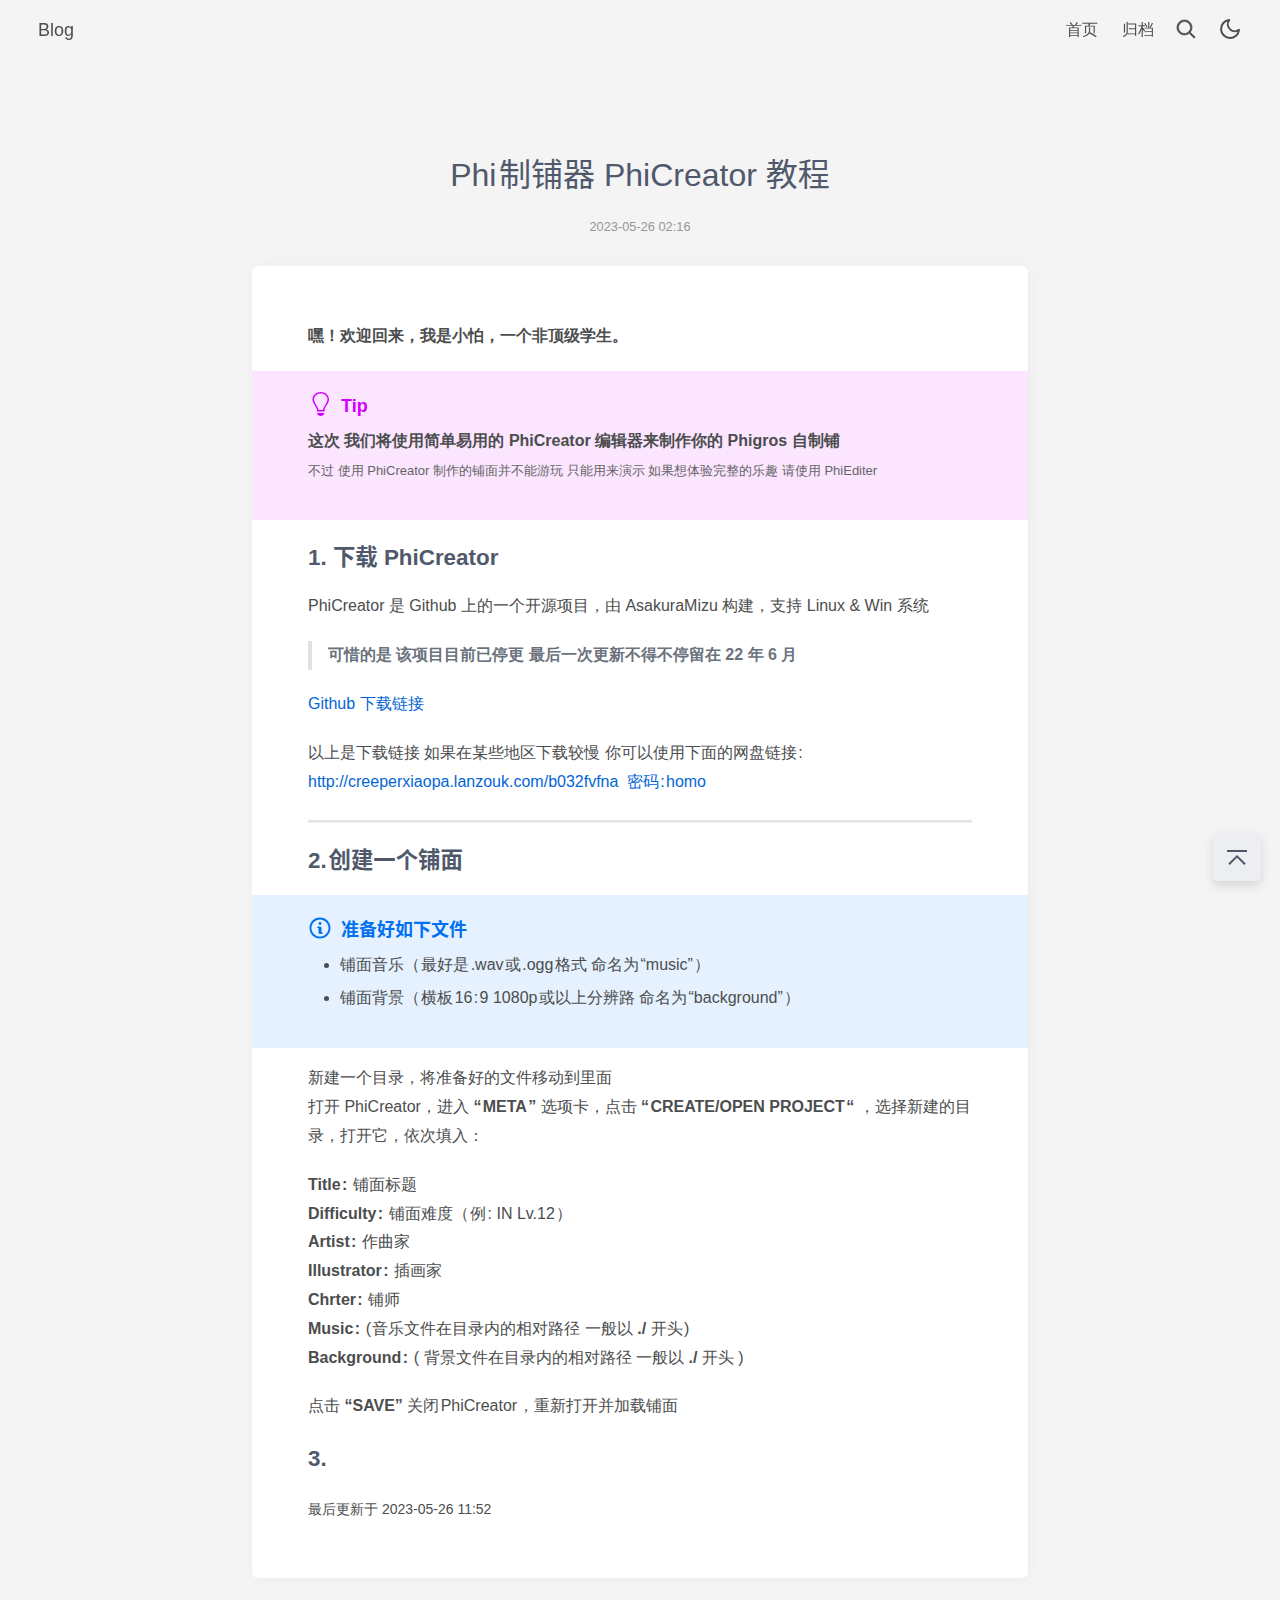
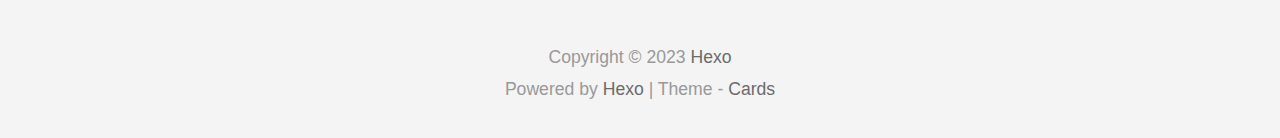
<file: 2023/05/26/Phi 制铺器 PhiCreator 教程/index.html>
<!DOCTYPE html>
<html lang="en">
    <head>
    <meta charset="utf-8">

    

    <!-- 渲染优化 -->
    <meta name="renderer" content="webkit">
    <meta name="force-rendering" content="webkit">
    <meta http-equiv="X-UA-Compatible" content="IE=Edge,chrome=1">
    <meta name="HandheldFriendly" content="True" >
    <meta name="apple-mobile-web-app-capable" content="yes">
    <meta name="viewport" content="width=device-width, initial-scale=1, maximum-scale=1">

    <!--icon-->

    
    
    
    
    


    <!-- meta -->


<title>Phi 制铺器 PhiCreator 教程 | Hexo</title>





    <!-- OpenGraph -->


    
<link rel="stylesheet" href="/css/style/main.css">
 

    
    
        <link rel="stylesheet" id="hl-default-theme" href="/css/highlight/default.css" media="none" >
        
            <link rel="stylesheet" id="hl-dark-theme" href="/css/highlight/dark.css" media="none">
        
    

    
    

    
    
<link rel="stylesheet" href="/css/style/dark.css">

    
<script src="/js/darkmode.js"></script>



     

    <!-- custom head -->

<meta name="generator" content="Hexo 6.3.0"></head>

    <body>
        <div id="app" tabindex="-1">
            <header class="header">
    <div class="header__left">
        <a href="/" class="button">
            <span class="logo__text">Blog</span>
        </a>
    </div>
    <div class="header__right">
        
            <div class="navbar__menus">
                
                    <a href="/" class="navbar-menu button">首页</a>
                
                    <a href="/archives/" class="navbar-menu button">归档</a>
                
            </div>
        
        
        
    <a href="/search/" id="btn-search">
        <svg xmlns="http://www.w3.org/2000/svg" viewBox="0 0 1024 1024" width="24" height="24" fill="currentColor" stroke="currentColor" stroke-width="32"><path d="M192 448c0-141.152 114.848-256 256-256s256 114.848 256 256-114.848 256-256 256-256-114.848-256-256z m710.624 409.376l-206.88-206.88A318.784 318.784 0 0 0 768 448c0-176.736-143.264-320-320-320S128 271.264 128 448s143.264 320 320 320a318.784 318.784 0 0 0 202.496-72.256l206.88 206.88 45.248-45.248z"></path></svg>
    </a>


        
        
    <a href="javaScript:void(0);" id="btn-toggle-dark">
        <svg xmlns="http://www.w3.org/2000/svg" width="24" height="24" viewBox="0 0 24 24" fill="none" stroke="currentColor" stroke-width="2" stroke-linecap="round" stroke-linejoin="round"><path d="M21 12.79A9 9 0 1 1 11.21 3 7 7 0 0 0 21 12.79z"></path></svg>
    </a>


        
            <a class="dropdown-icon button" id="btn-dropdown" tabindex="0"><svg xmlns="http://www.w3.org/2000/svg" viewBox="0 0 20 20" width='24' height='24' fill="none" stroke="currentColor" stroke-width="0.7" stroke-linecap="round" stroke-linejoin="round"><path fill="currentColor" d="M3.314,4.8h13.372c0.41,0,0.743-0.333,0.743-0.743c0-0.41-0.333-0.743-0.743-0.743H3.314c-0.41,0-0.743,0.333-0.743,0.743C2.571,4.467,2.904,4.8,3.314,4.8z M16.686,15.2H3.314c-0.41,0-0.743,0.333-0.743,0.743s0.333,0.743,0.743,0.743h13.372c0.41,0,0.743-0.333,0.743-0.743S17.096,15.2,16.686,15.2z M16.686,9.257H3.314c-0.41,0-0.743,0.333-0.743,0.743s0.333,0.743,0.743,0.743h13.372c0.41,0,0.743-0.333,0.743-0.743S17.096,9.257,16.686,9.257z"></path></svg></a>
            <div class="dropdown-menus" id="dropdown-menus">
                
                    <a href="/" class="dropdown-menu button">首页</a>
                
                    <a href="/archives/" class="dropdown-menu button">归档</a>
                
            </div>
        
    </div>
</header>


            <main class="main">
    

<div class="post-title">
    <h1 class="post-title__text">
        Phi 制铺器 PhiCreator 教程
    </h1>
    <div class="post-title__meta">
        <a href="/archives/2023/05/" class="post-meta__date button">2023-05-26 02:16</a>
        
 
        
    
    


 

 
    </div>
</div>



<article class="post content-card">
    <div class="post__header"></div>
    <div class="post__content">
        <p><strong>嘿！欢迎回来，我是小怕，一个非顶级学生。</strong></p>
<blockquote class="blockquote-note blockquote-note__tip"><div class="blockquote-note__header"><div class="blockquote-note__icon"><svg xmlns="http://www.w3.org/2000/svg" width="12" height="16" viewBox="0 0 12 16"><path fill-rule="evenodd" d="M6.5 0C3.48 0 1 2.19 1 5c0 .92.55 2.25 1 3 1.34 2.25 1.78 2.78 2 4v1h5v-1c.22-1.22.66-1.75 2-4 .45-.75 1-2.08 1-3 0-2.81-2.48-5-5.5-5zm3.64 7.48c-.25.44-.47.8-.67 1.11-.86 1.41-1.25 2.06-1.45 3.23-.02.05-.02.11-.02.17H5c0-.06 0-.13-.02-.17-.2-1.17-.59-1.83-1.45-3.23-.2-.31-.42-.67-.67-1.11C2.44 6.78 2 5.65 2 5c0-2.2 2.02-4 4.5-4 1.22 0 2.36.42 3.22 1.19C10.55 2.94 11 3.94 11 5c0 .66-.44 1.78-.86 2.48zM4 14h5c-.23 1.14-1.3 2-2.5 2s-2.27-.86-2.5-2z"></path></svg></div>Tip</div><div class="blockquote-note__content"><p><strong>这次 我们将使用简单易用的 PhiCreator 编辑器来制作你的 Phigros 自制铺</strong><br><type style="color:#666666;font-size:13px">不过 使用 PhiCreator 制作的铺面并不能游玩 只能用来演示 如果想体验完整的乐趣 请使用 PhiEditer</type></p>
</div></blockquote>

<h3 id="1-下载-PhiCreator"><a href="#1-下载-PhiCreator" class="headerlink" title="1. 下载 PhiCreator"></a>1. 下载 PhiCreator</h3><p>PhiCreator 是 Github 上的一个开源项目，由 AsakuraMizu 构建，支持 Linux &amp; Win 系统</p>
<blockquote>
<p><strong>可惜的是 该项目目前已停更 最后一次更新不得不停留在 22 年 6 月</strong></p>
</blockquote>
<p><a target="_blank" rel="noopener" href="https://github.com/AsakuraMizu/PhiCreatorLegacy/releases">Github 下载链接</a></p>
<p>以上是下载链接 如果在某些地区下载较慢 你可以使用下面的网盘链接 :<br><a href="https://creeperxiaopa.lanzouk.com/b032fvfna" target="_blank">http://creeperxiaopa.lanzouk.com/b032fvfna    密码 : homo</a>  </p>
<hr>
<h3 id="2-创建一个铺面"><a href="#2-创建一个铺面" class="headerlink" title="2. 创建一个铺面"></a>2. 创建一个铺面</h3><blockquote class="blockquote-note blockquote-note__info"><div class="blockquote-note__header"><div class="blockquote-note__icon"><svg xmlns="http://www.w3.org/2000/svg" width="14" height="16" viewBox="0 0 14 16"><path fill-rule="evenodd" d="M6.3 5.69a.942.942 0 0 1-.28-.7c0-.28.09-.52.28-.7.19-.18.42-.28.7-.28.28 0 .52.09.7.28.18.19.28.42.28.7 0 .28-.09.52-.28.7a1 1 0 0 1-.7.3c-.28 0-.52-.11-.7-.3zM8 7.99c-.02-.25-.11-.48-.31-.69-.2-.19-.42-.3-.69-.31H6c-.27.02-.48.13-.69.31-.2.2-.3.44-.31.69h1v3c.02.27.11.5.31.69.2.2.42.31.69.31h1c.27 0 .48-.11.69-.31.2-.19.3-.42.31-.69H8V7.98v.01zM7 2.3c-3.14 0-5.7 2.54-5.7 5.68 0 3.14 2.56 5.7 5.7 5.7s5.7-2.55 5.7-5.7c0-3.15-2.56-5.69-5.7-5.69v.01zM7 .98c3.86 0 7 3.14 7 7s-3.14 7-7 7-7-3.12-7-7 3.14-7 7-7z"></path></svg></div>准备好如下文件</div><div class="blockquote-note__content"><ul>
<li>铺面音乐（ 最好是 .wav 或 .ogg 格式 命名为 “music” ）</li>
<li>铺面背景（ 横板 16 : 9 1080p 或以上分辨路 命名为 “background” ）</li>
</ul>
</div></blockquote>

<p>新建一个目录，将准备好的文件移动到里面<br>打开 PhiCreator，进入 <strong>“ META ”</strong> 选项卡，点击 <strong>“ CREATE&#x2F;OPEN PROJECT “</strong> ，选择新建的目录，打开它，依次填入：</p>
<p><strong>Title :</strong>  铺面标题<br><strong>Difficulty :</strong>  铺面难度（ 例 : IN Lv.12 ）<br><strong>Artist :</strong>  作曲家<br><strong>Illustrator :</strong>  插画家<br><strong>Chrter :</strong>  铺师<br><strong>Music :</strong>  ( 音乐文件在目录内的相对路径 一般以 <strong>.&#x2F;</strong> 开头 )<br><strong>Background :</strong>  ( 背景文件在目录内的相对路径 一般以 <strong>.&#x2F;</strong> 开头 ) </p>
<p>点击 <strong>“SAVE”</strong> 关闭 PhiCreator ，重新打开并加载铺面</p>
<h3 id="3"><a href="#3" class="headerlink" title="3."></a>3.</h3>
    </div>
     
    <div class="post-footer__meta"><p>最后更新于 2023-05-26 11:52</p></div> 
    <div class="post-entry__tags"></div> 
</article>






</main>

            <footer class="footer">
     
    <a href="#" class="button" id="b2t" aria-label="Back to Top" title="Back to Top">
        <svg xmlns="http://www.w3.org/2000/svg" viewBox="0 0 1024 1024" width="32" height="32">
            <path d="M233.376 722.752L278.624 768 512 534.624 745.376 768l45.248-45.248L512 444.128zM192 352h640V288H192z" fill="currentColor"></path>
        </svg>
    </a>

    


    
     
 

 
    
        
        <p class="footer-copyright">
            Copyright © 2023 <a href="/">Hexo</a>
        </p>
    
    
    <p>Powered by <a href="https://hexo.io" target="_blank">Hexo</a> | Theme - <a href="https://github.com/ChrAlpha/hexo-theme-cards" target="_blank">Cards</a></p>
</footer>

        </div>
         

 

 

 

 



 



 


    
 

 

 

 

 

 




    </body>
</html>
</file>
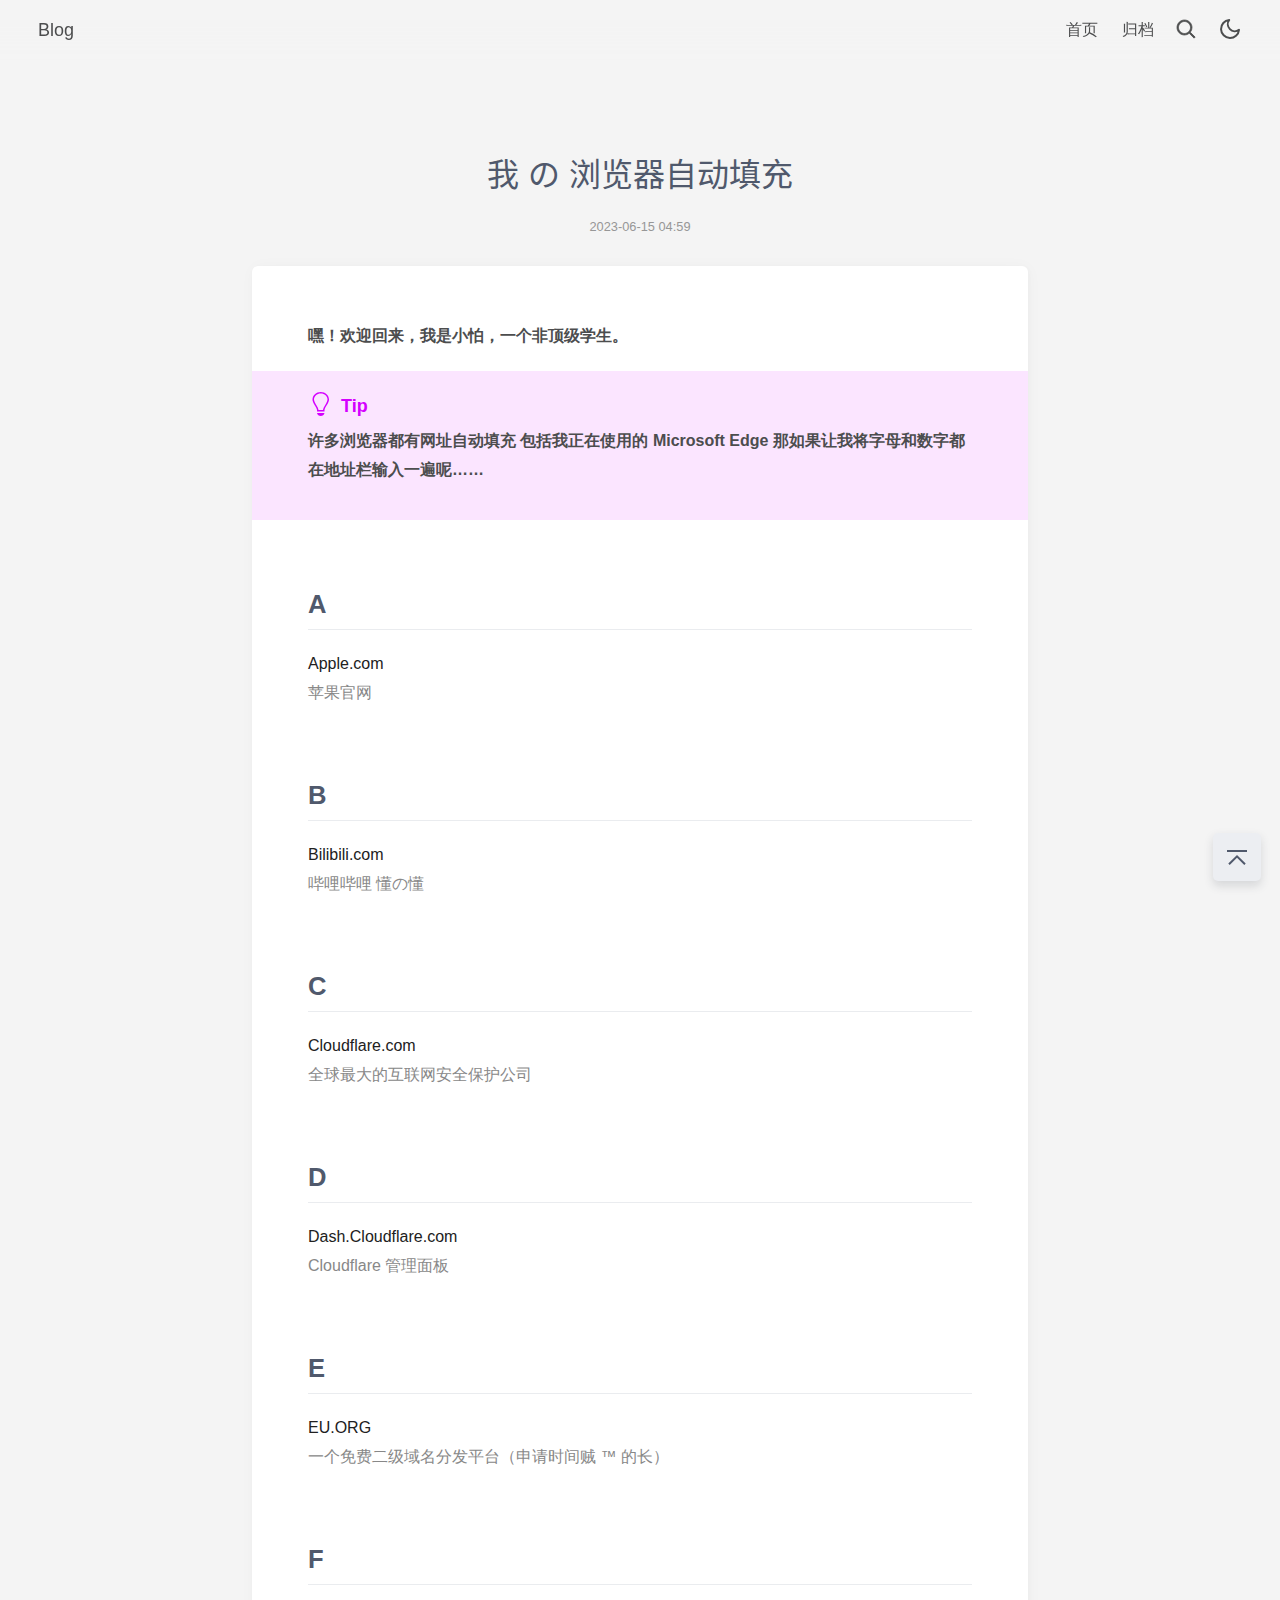
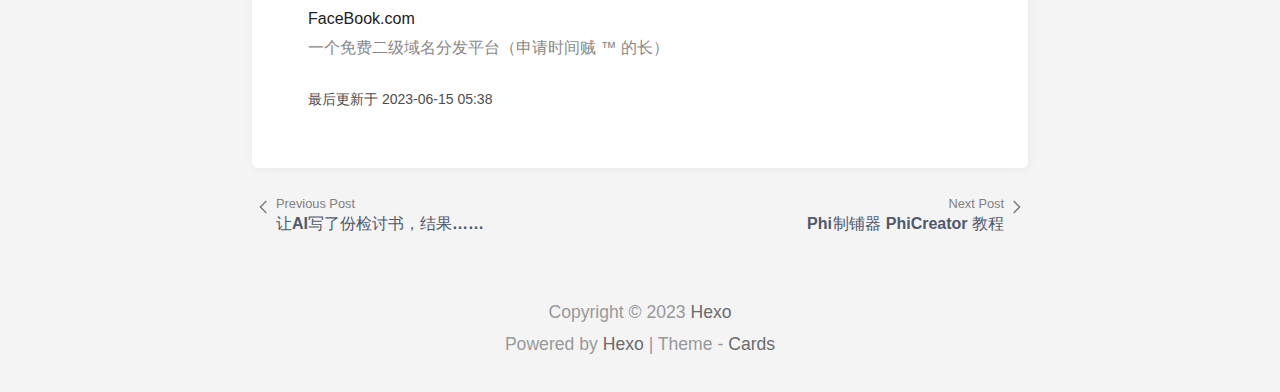
<file: 2023/06/15/我 の 浏览器自动填充/index.html>
<!DOCTYPE html>
<html lang="en">
    <head>
    <meta charset="utf-8">

    

    <!-- 渲染优化 -->
    <meta name="renderer" content="webkit">
    <meta name="force-rendering" content="webkit">
    <meta http-equiv="X-UA-Compatible" content="IE=Edge,chrome=1">
    <meta name="HandheldFriendly" content="True" >
    <meta name="apple-mobile-web-app-capable" content="yes">
    <meta name="viewport" content="width=device-width, initial-scale=1, maximum-scale=1">

    <!--icon-->

    
    
    
    
    


    <!-- meta -->


<title>我 の 浏览器自动填充 | Hexo</title>





    <!-- OpenGraph -->


    
<link rel="stylesheet" href="/css/style/main.css">
 

    
    
        <link rel="stylesheet" id="hl-default-theme" href="/css/highlight/default.css" media="none" >
        
            <link rel="stylesheet" id="hl-dark-theme" href="/css/highlight/dark.css" media="none">
        
    

    
    

    
    
<link rel="stylesheet" href="/css/style/dark.css">

    
<script src="/js/darkmode.js"></script>



     

    <!-- custom head -->

<meta name="generator" content="Hexo 6.3.0"></head>

    <body>
        <div id="app" tabindex="-1">
            <header class="header">
    <div class="header__left">
        <a href="/" class="button">
            <span class="logo__text">Blog</span>
        </a>
    </div>
    <div class="header__right">
        
            <div class="navbar__menus">
                
                    <a href="/" class="navbar-menu button">首页</a>
                
                    <a href="/archives/" class="navbar-menu button">归档</a>
                
            </div>
        
        
        
    <a href="/search/" id="btn-search">
        <svg xmlns="http://www.w3.org/2000/svg" viewBox="0 0 1024 1024" width="24" height="24" fill="currentColor" stroke="currentColor" stroke-width="32"><path d="M192 448c0-141.152 114.848-256 256-256s256 114.848 256 256-114.848 256-256 256-256-114.848-256-256z m710.624 409.376l-206.88-206.88A318.784 318.784 0 0 0 768 448c0-176.736-143.264-320-320-320S128 271.264 128 448s143.264 320 320 320a318.784 318.784 0 0 0 202.496-72.256l206.88 206.88 45.248-45.248z"></path></svg>
    </a>


        
        
    <a href="javaScript:void(0);" id="btn-toggle-dark">
        <svg xmlns="http://www.w3.org/2000/svg" width="24" height="24" viewBox="0 0 24 24" fill="none" stroke="currentColor" stroke-width="2" stroke-linecap="round" stroke-linejoin="round"><path d="M21 12.79A9 9 0 1 1 11.21 3 7 7 0 0 0 21 12.79z"></path></svg>
    </a>


        
            <a class="dropdown-icon button" id="btn-dropdown" tabindex="0"><svg xmlns="http://www.w3.org/2000/svg" viewBox="0 0 20 20" width='24' height='24' fill="none" stroke="currentColor" stroke-width="0.7" stroke-linecap="round" stroke-linejoin="round"><path fill="currentColor" d="M3.314,4.8h13.372c0.41,0,0.743-0.333,0.743-0.743c0-0.41-0.333-0.743-0.743-0.743H3.314c-0.41,0-0.743,0.333-0.743,0.743C2.571,4.467,2.904,4.8,3.314,4.8z M16.686,15.2H3.314c-0.41,0-0.743,0.333-0.743,0.743s0.333,0.743,0.743,0.743h13.372c0.41,0,0.743-0.333,0.743-0.743S17.096,15.2,16.686,15.2z M16.686,9.257H3.314c-0.41,0-0.743,0.333-0.743,0.743s0.333,0.743,0.743,0.743h13.372c0.41,0,0.743-0.333,0.743-0.743S17.096,9.257,16.686,9.257z"></path></svg></a>
            <div class="dropdown-menus" id="dropdown-menus">
                
                    <a href="/" class="dropdown-menu button">首页</a>
                
                    <a href="/archives/" class="dropdown-menu button">归档</a>
                
            </div>
        
    </div>
</header>


            <main class="main">
    

<div class="post-title">
    <h1 class="post-title__text">
        我 の 浏览器自动填充
    </h1>
    <div class="post-title__meta">
        <a href="/archives/2023/06/" class="post-meta__date button">2023-06-15 04:59</a>
        
 
        
    
    


 

 
    </div>
</div>



<article class="post content-card">
    <div class="post__header"></div>
    <div class="post__content">
        <p><strong>嘿！欢迎回来，我是小怕，一个非顶级学生。</strong></p>
<blockquote class="blockquote-note blockquote-note__tip"><div class="blockquote-note__header"><div class="blockquote-note__icon"><svg xmlns="http://www.w3.org/2000/svg" width="12" height="16" viewBox="0 0 12 16"><path fill-rule="evenodd" d="M6.5 0C3.48 0 1 2.19 1 5c0 .92.55 2.25 1 3 1.34 2.25 1.78 2.78 2 4v1h5v-1c.22-1.22.66-1.75 2-4 .45-.75 1-2.08 1-3 0-2.81-2.48-5-5.5-5zm3.64 7.48c-.25.44-.47.8-.67 1.11-.86 1.41-1.25 2.06-1.45 3.23-.02.05-.02.11-.02.17H5c0-.06 0-.13-.02-.17-.2-1.17-.59-1.83-1.45-3.23-.2-.31-.42-.67-.67-1.11C2.44 6.78 2 5.65 2 5c0-2.2 2.02-4 4.5-4 1.22 0 2.36.42 3.22 1.19C10.55 2.94 11 3.94 11 5c0 .66-.44 1.78-.86 2.48zM4 14h5c-.23 1.14-1.3 2-2.5 2s-2.27-.86-2.5-2z"></path></svg></div>Tip</div><div class="blockquote-note__content"><p><strong>许多浏览器都有网址自动填充 包括我正在使用的 Microsoft Edge  那如果让我将字母和数字都在地址栏输入一遍呢……</strong></p>
</div></blockquote>

<br>

<h2 id="A"><a href="#A" class="headerlink" title="A"></a>A</h2><p><a href="apple.com" target="_blank" style="color:#212121;">Apple.com</a><br><type style="color:#888888;">苹果官网</type></p>
<br>

<h2 id="B"><a href="#B" class="headerlink" title="B"></a>B</h2><p><a href="bilibili.com" target="_blank" style="color:#212121;">Bilibili.com</a><br><type style="color:#888888;">哔哩哔哩 懂の懂</type></p>
<br>

<h2 id="C"><a href="#C" class="headerlink" title="C"></a>C</h2><p><a href="cloudflare.com" target="_blank" style="color:#212121;">Cloudflare.com</a><br><type style="color:#888888;">全球最大的互联网安全保护公司</type></p>
<br>

<h2 id="D"><a href="#D" class="headerlink" title="D"></a>D</h2><p><a href="dash.cloudflare.com" target="_blank" style="color:#212121;">Dash.Cloudflare.com</a><br><type style="color:#888888;">Cloudflare 管理面板</type></p>
<br>

<h2 id="E"><a href="#E" class="headerlink" title="E"></a>E</h2><p><a href="nic.eu.org" target="_blank" style="color:#212121;">EU.ORG</a><br><type style="color:#888888;">一个免费二级域名分发平台（申请时间贼 ™ 的长）</type></p>
<br>

<h2 id="F"><a href="#F" class="headerlink" title="F"></a>F</h2><p><a href="facebook.com" target="_blank" style="color:#212121;">FaceBook.com</a><br><type style="color:#888888;">一个免费二级域名分发平台（申请时间贼 ™ 的长）</type></p>

    </div>
     
    <div class="post-footer__meta"><p>最后更新于 2023-06-15 05:38</p></div> 
    <div class="post-entry__tags"></div> 
</article>


    <div class="nav">
        <div class="nav__prev">
            
                <a href="/2023/06/16/%E8%AE%A9AI%E5%86%99%E4%BA%86%E4%BB%BD%E6%A3%80%E8%AE%A8%E4%B9%A6%EF%BC%8C%E7%BB%93%E6%9E%9C%E2%80%A6%E2%80%A6/" class="nav__link">
                    <div>
                        <svg viewBox="0 0 1024 1024" xmlns="http://www.w3.org/2000/svg" width="24" height="24"><path d="M589.088 790.624L310.464 512l278.624-278.624 45.248 45.248L400.96 512l233.376 233.376z" fill="#808080"></path></svg>
                    </div>
                    <div>
                        <div class="nav__label">
                            Previous Post
                        </div>
                        <div class="nav__title">
                            让AI写了份检讨书，结果……
                        </div>
                    </div>
                </a>
            
        </div>
        <div class="nav__next">
            
                <a href="/2023/05/26/Phi%E2%80%8A%E5%88%B6%E9%93%BA%E5%99%A8%20PhiCreator%20%E6%95%99%E7%A8%8B/" class="nav__link">
                    <div>
                        <div class="nav__label">
                            Next Post
                        </div>
                        <div class="nav__title">
                            Phi 制铺器 PhiCreator 教程
                        </div>
                    </div>
                    <div>
                        <svg viewBox="0 0 1024 1024" xmlns="http://www.w3.org/2000/svg" width="24" height="24"><path d="M434.944 790.624l-45.248-45.248L623.04 512l-233.376-233.376 45.248-45.248L713.568 512z" fill="#808080"></path></svg>
                    </div>
                </a>
            
        </div>
    </div>





</main>

            <footer class="footer">
     
    <a href="#" class="button" id="b2t" aria-label="Back to Top" title="Back to Top">
        <svg xmlns="http://www.w3.org/2000/svg" viewBox="0 0 1024 1024" width="32" height="32">
            <path d="M233.376 722.752L278.624 768 512 534.624 745.376 768l45.248-45.248L512 444.128zM192 352h640V288H192z" fill="currentColor"></path>
        </svg>
    </a>

    


    
     
 

 
    
        
        <p class="footer-copyright">
            Copyright © 2023 <a href="/">Hexo</a>
        </p>
    
    
    <p>Powered by <a href="https://hexo.io" target="_blank">Hexo</a> | Theme - <a href="https://github.com/ChrAlpha/hexo-theme-cards" target="_blank">Cards</a></p>
</footer>

        </div>
         

 

 

 

 



 



 


    
 

 

 

 

 

 




    </body>
</html>
</file>
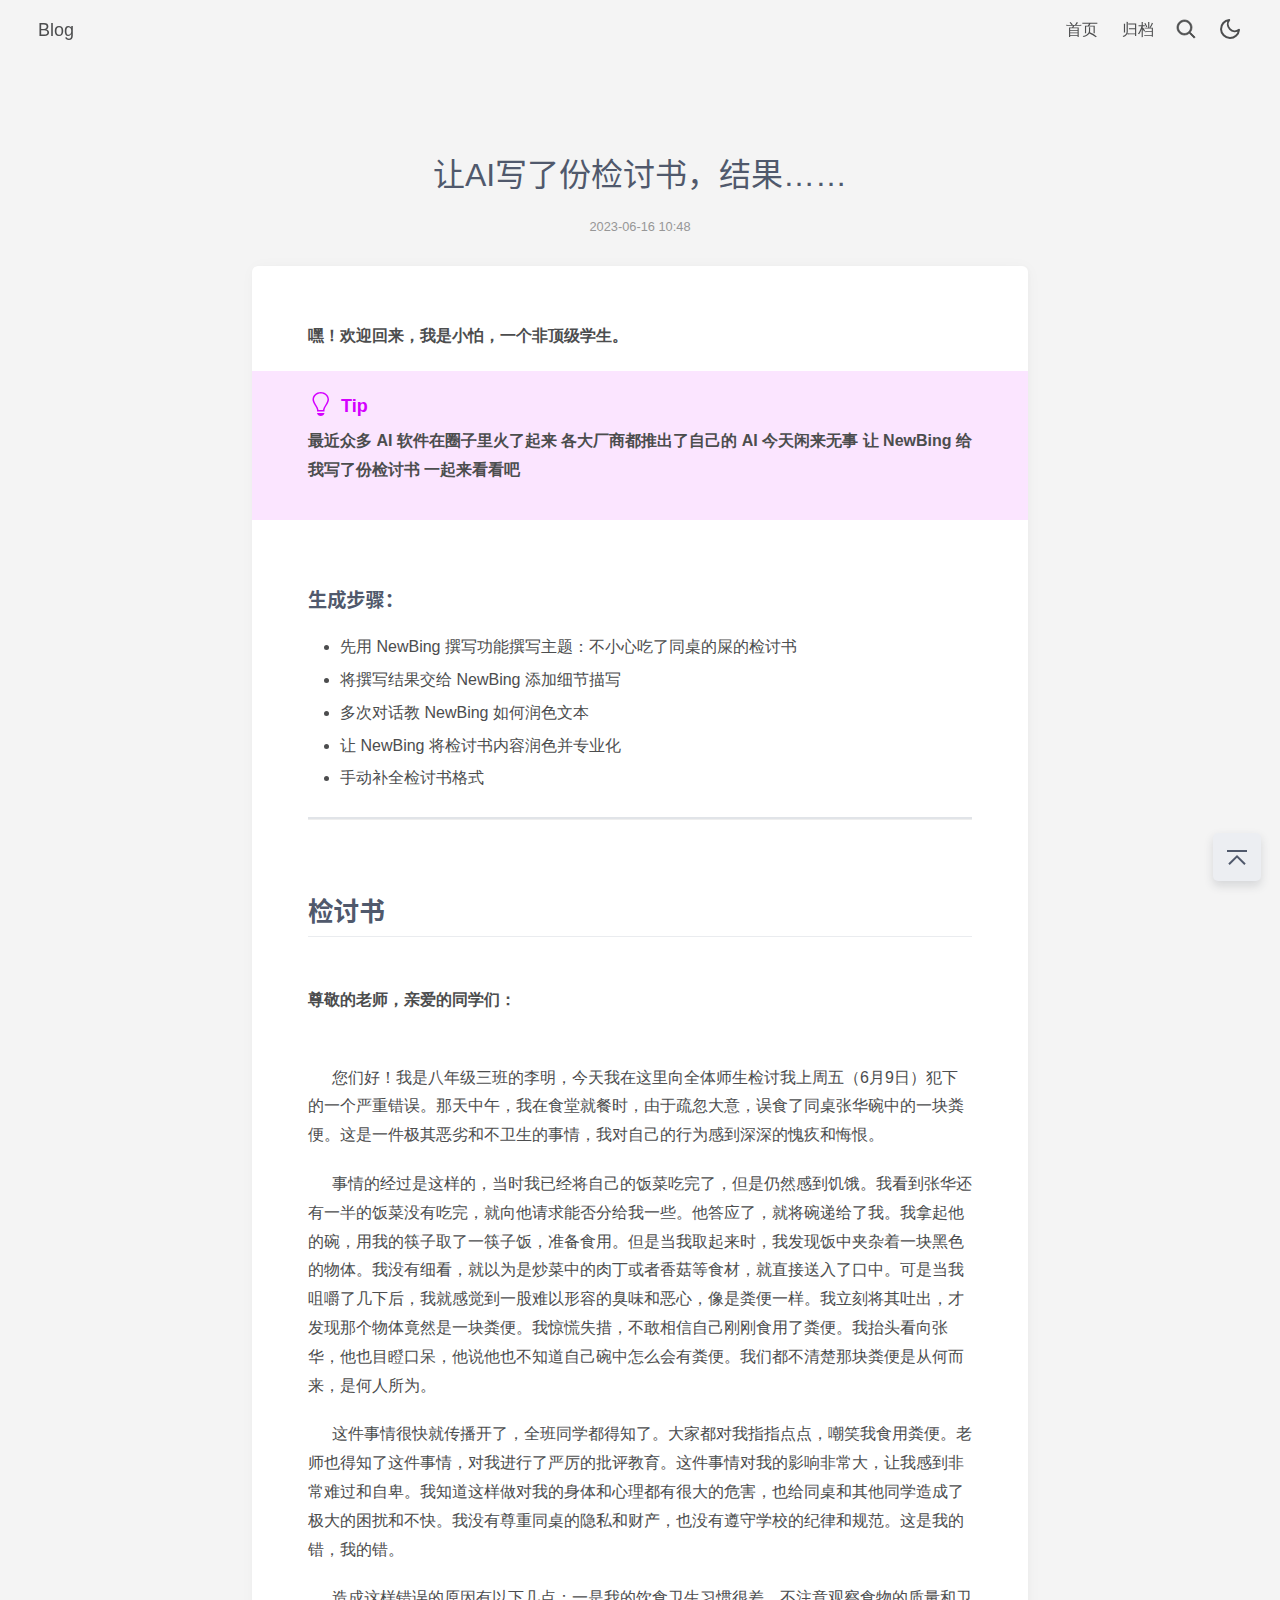
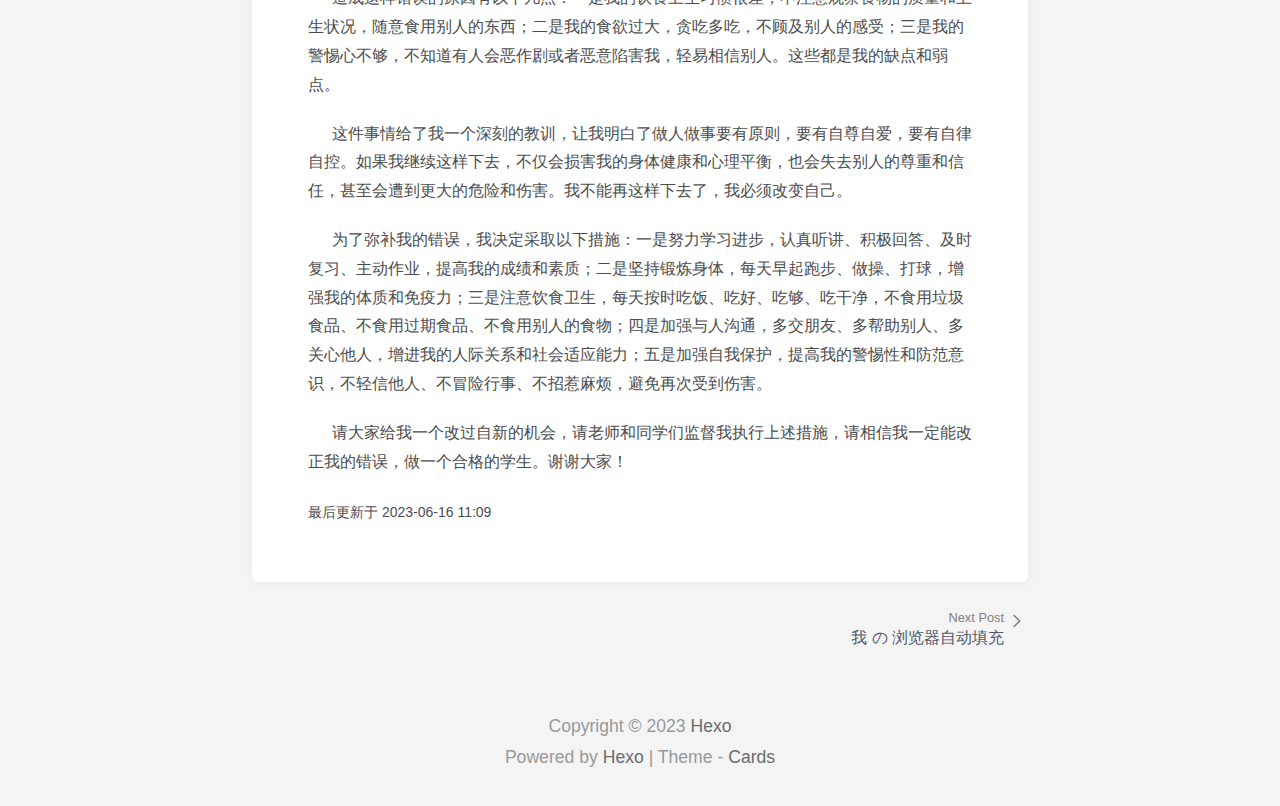
<file: 2023/06/16/让AI写了份检讨书，结果……/index.html>
<!DOCTYPE html>
<html lang="en">
    <head>
    <meta charset="utf-8">

    

    <!-- 渲染优化 -->
    <meta name="renderer" content="webkit">
    <meta name="force-rendering" content="webkit">
    <meta http-equiv="X-UA-Compatible" content="IE=Edge,chrome=1">
    <meta name="HandheldFriendly" content="True" >
    <meta name="apple-mobile-web-app-capable" content="yes">
    <meta name="viewport" content="width=device-width, initial-scale=1, maximum-scale=1">

    <!--icon-->

    
    
    
    
    


    <!-- meta -->


<title>让AI写了份检讨书，结果…… | Hexo</title>





    <!-- OpenGraph -->


    
<link rel="stylesheet" href="/css/style/main.css">
 

    
    
        <link rel="stylesheet" id="hl-default-theme" href="/css/highlight/default.css" media="none" >
        
            <link rel="stylesheet" id="hl-dark-theme" href="/css/highlight/dark.css" media="none">
        
    

    
    

    
    
<link rel="stylesheet" href="/css/style/dark.css">

    
<script src="/js/darkmode.js"></script>



     

    <!-- custom head -->

<meta name="generator" content="Hexo 6.3.0"></head>

    <body>
        <div id="app" tabindex="-1">
            <header class="header">
    <div class="header__left">
        <a href="/" class="button">
            <span class="logo__text">Blog</span>
        </a>
    </div>
    <div class="header__right">
        
            <div class="navbar__menus">
                
                    <a href="/" class="navbar-menu button">首页</a>
                
                    <a href="/archives/" class="navbar-menu button">归档</a>
                
            </div>
        
        
        
    <a href="/search/" id="btn-search">
        <svg xmlns="http://www.w3.org/2000/svg" viewBox="0 0 1024 1024" width="24" height="24" fill="currentColor" stroke="currentColor" stroke-width="32"><path d="M192 448c0-141.152 114.848-256 256-256s256 114.848 256 256-114.848 256-256 256-256-114.848-256-256z m710.624 409.376l-206.88-206.88A318.784 318.784 0 0 0 768 448c0-176.736-143.264-320-320-320S128 271.264 128 448s143.264 320 320 320a318.784 318.784 0 0 0 202.496-72.256l206.88 206.88 45.248-45.248z"></path></svg>
    </a>


        
        
    <a href="javaScript:void(0);" id="btn-toggle-dark">
        <svg xmlns="http://www.w3.org/2000/svg" width="24" height="24" viewBox="0 0 24 24" fill="none" stroke="currentColor" stroke-width="2" stroke-linecap="round" stroke-linejoin="round"><path d="M21 12.79A9 9 0 1 1 11.21 3 7 7 0 0 0 21 12.79z"></path></svg>
    </a>


        
            <a class="dropdown-icon button" id="btn-dropdown" tabindex="0"><svg xmlns="http://www.w3.org/2000/svg" viewBox="0 0 20 20" width='24' height='24' fill="none" stroke="currentColor" stroke-width="0.7" stroke-linecap="round" stroke-linejoin="round"><path fill="currentColor" d="M3.314,4.8h13.372c0.41,0,0.743-0.333,0.743-0.743c0-0.41-0.333-0.743-0.743-0.743H3.314c-0.41,0-0.743,0.333-0.743,0.743C2.571,4.467,2.904,4.8,3.314,4.8z M16.686,15.2H3.314c-0.41,0-0.743,0.333-0.743,0.743s0.333,0.743,0.743,0.743h13.372c0.41,0,0.743-0.333,0.743-0.743S17.096,15.2,16.686,15.2z M16.686,9.257H3.314c-0.41,0-0.743,0.333-0.743,0.743s0.333,0.743,0.743,0.743h13.372c0.41,0,0.743-0.333,0.743-0.743S17.096,9.257,16.686,9.257z"></path></svg></a>
            <div class="dropdown-menus" id="dropdown-menus">
                
                    <a href="/" class="dropdown-menu button">首页</a>
                
                    <a href="/archives/" class="dropdown-menu button">归档</a>
                
            </div>
        
    </div>
</header>


            <main class="main">
    

<div class="post-title">
    <h1 class="post-title__text">
        让AI写了份检讨书，结果……
    </h1>
    <div class="post-title__meta">
        <a href="/archives/2023/06/" class="post-meta__date button">2023-06-16 10:48</a>
        
 
        
    
    


 

 
    </div>
</div>



<article class="post content-card">
    <div class="post__header"></div>
    <div class="post__content">
        <p><strong>嘿！欢迎回来，我是小怕，一个非顶级学生。</strong></p>
<blockquote class="blockquote-note blockquote-note__tip"><div class="blockquote-note__header"><div class="blockquote-note__icon"><svg xmlns="http://www.w3.org/2000/svg" width="12" height="16" viewBox="0 0 12 16"><path fill-rule="evenodd" d="M6.5 0C3.48 0 1 2.19 1 5c0 .92.55 2.25 1 3 1.34 2.25 1.78 2.78 2 4v1h5v-1c.22-1.22.66-1.75 2-4 .45-.75 1-2.08 1-3 0-2.81-2.48-5-5.5-5zm3.64 7.48c-.25.44-.47.8-.67 1.11-.86 1.41-1.25 2.06-1.45 3.23-.02.05-.02.11-.02.17H5c0-.06 0-.13-.02-.17-.2-1.17-.59-1.83-1.45-3.23-.2-.31-.42-.67-.67-1.11C2.44 6.78 2 5.65 2 5c0-2.2 2.02-4 4.5-4 1.22 0 2.36.42 3.22 1.19C10.55 2.94 11 3.94 11 5c0 .66-.44 1.78-.86 2.48zM4 14h5c-.23 1.14-1.3 2-2.5 2s-2.27-.86-2.5-2z"></path></svg></div>Tip</div><div class="blockquote-note__content"><p><strong>最近众多 AI 软件在圈子里火了起来  各大厂商都推出了自己的 AI 今天闲来无事  让 NewBing 给我写了份检讨书  一起来看看吧</strong></p>
</div></blockquote>

<br>

<h4 id="生成步骤："><a href="#生成步骤：" class="headerlink" title="生成步骤："></a>生成步骤：</h4><ul>
<li>先用 NewBing 撰写功能撰写主题：不小心吃了同桌的屎的检讨书</li>
<li>将撰写结果交给 NewBing 添加细节描写</li>
<li>多次对话教 NewBing 如何润色文本</li>
<li>让 NewBing 将检讨书内容润色并专业化</li>
<li>手动补全检讨书格式</li>
</ul>
<hr>
<br>

<h2 id="检讨书"><a href="#检讨书" class="headerlink" title="检讨书"></a><strong>检讨书</strong></h2><br>

<p><strong>尊敬的老师，亲爱的同学们：</strong></p>
<br>

<p>&ensp;&ensp;&ensp;您们好！我是八年级三班的李明，今天我在这里向全体师生检讨我上周五（6月9日）犯下的一个严重错误。那天中午，我在食堂就餐时，由于疏忽大意，误食了同桌张华碗中的一块粪便。这是一件极其恶劣和不卫生的事情，我对自己的行为感到深深的愧疚和悔恨。</p>

<p>&ensp;&ensp;&ensp;事情的经过是这样的，当时我已经将自己的饭菜吃完了，但是仍然感到饥饿。我看到张华还有一半的饭菜没有吃完，就向他请求能否分给我一些。他答应了，就将碗递给了我。我拿起他的碗，用我的筷子取了一筷子饭，准备食用。但是当我取起来时，我发现饭中夹杂着一块黑色的物体。我没有细看，就以为是炒菜中的肉丁或者香菇等食材，就直接送入了口中。可是当我咀嚼了几下后，我就感觉到一股难以形容的臭味和恶心，像是粪便一样。我立刻将其吐出，才发现那个物体竟然是一块粪便。我惊慌失措，不敢相信自己刚刚食用了粪便。我抬头看向张华，他也目瞪口呆，他说他也不知道自己碗中怎么会有粪便。我们都不清楚那块粪便是从何而来，是何人所为。</p>

<p>&ensp;&ensp;&ensp;这件事情很快就传播开了，全班同学都得知了。大家都对我指指点点，嘲笑我食用粪便。老师也得知了这件事情，对我进行了严厉的批评教育。这件事情对我的影响非常大，让我感到非常难过和自卑。我知道这样做对我的身体和心理都有很大的危害，也给同桌和其他同学造成了极大的困扰和不快。我没有尊重同桌的隐私和财产，也没有遵守学校的纪律和规范。这是我的错，我的错。</p>

<p>&ensp;&ensp;&ensp;造成这样错误的原因有以下几点：一是我的饮食卫生习惯很差，不注意观察食物的质量和卫生状况，随意食用别人的东西；二是我的食欲过大，贪吃多吃，不顾及别人的感受；三是我的警惕心不够，不知道有人会恶作剧或者恶意陷害我，轻易相信别人。这些都是我的缺点和弱点。</p>

<p>&ensp;&ensp;&ensp;这件事情给了我一个深刻的教训，让我明白了做人做事要有原则，要有自尊自爱，要有自律自控。如果我继续这样下去，不仅会损害我的身体健康和心理平衡，也会失去别人的尊重和信任，甚至会遭到更大的危险和伤害。我不能再这样下去了，我必须改变自己。</p>

<p>&ensp;&ensp;&ensp;为了弥补我的错误，我决定采取以下措施：一是努力学习进步，认真听讲、积极回答、及时复习、主动作业，提高我的成绩和素质；二是坚持锻炼身体，每天早起跑步、做操、打球，增强我的体质和免疫力；三是注意饮食卫生，每天按时吃饭、吃好、吃够、吃干净，不食用垃圾食品、不食用过期食品、不食用别人的食物；四是加强与人沟通，多交朋友、多帮助别人、多关心他人，增进我的人际关系和社会适应能力；五是加强自我保护，提高我的警惕性和防范意识，不轻信他人、不冒险行事、不招惹麻烦，避免再次受到伤害。</p>

<p>&ensp;&ensp;&ensp;请大家给我一个改过自新的机会，请老师和同学们监督我执行上述措施，请相信我一定能改正我的错误，做一个合格的学生。谢谢大家！</p>
    </div>
     
    <div class="post-footer__meta"><p>最后更新于 2023-06-16 11:09</p></div> 
    <div class="post-entry__tags"></div> 
</article>


    <div class="nav">
        <div class="nav__prev">
            
        </div>
        <div class="nav__next">
            
                <a href="/2023/06/15/%E6%88%91%20%E3%81%AE%20%E6%B5%8F%E8%A7%88%E5%99%A8%E8%87%AA%E5%8A%A8%E5%A1%AB%E5%85%85/" class="nav__link">
                    <div>
                        <div class="nav__label">
                            Next Post
                        </div>
                        <div class="nav__title">
                            我 の 浏览器自动填充
                        </div>
                    </div>
                    <div>
                        <svg viewBox="0 0 1024 1024" xmlns="http://www.w3.org/2000/svg" width="24" height="24"><path d="M434.944 790.624l-45.248-45.248L623.04 512l-233.376-233.376 45.248-45.248L713.568 512z" fill="#808080"></path></svg>
                    </div>
                </a>
            
        </div>
    </div>





</main>

            <footer class="footer">
     
    <a href="#" class="button" id="b2t" aria-label="Back to Top" title="Back to Top">
        <svg xmlns="http://www.w3.org/2000/svg" viewBox="0 0 1024 1024" width="32" height="32">
            <path d="M233.376 722.752L278.624 768 512 534.624 745.376 768l45.248-45.248L512 444.128zM192 352h640V288H192z" fill="currentColor"></path>
        </svg>
    </a>

    


    
     
 

 
    
        
        <p class="footer-copyright">
            Copyright © 2023 <a href="/">Hexo</a>
        </p>
    
    
    <p>Powered by <a href="https://hexo.io" target="_blank">Hexo</a> | Theme - <a href="https://github.com/ChrAlpha/hexo-theme-cards" target="_blank">Cards</a></p>
</footer>

        </div>
         

 

 

 

 



 



 


    
 

 

 

 

 

 




    </body>
</html>
</file>
<file: css/style/main.css>
:root {
  --main-color: rgba(34,17,34,0.067) 2;
  --bg-color: #f4f4f4;
  --bg-content-color: #fff;
  --bg-menu: #eceef2;
  --bg-tag-color: #f4f4f4;
  --bg-code: #eee;
  --bg-codeblock: #f8f8f8;
  --body-color: #4c4d4e;
  --title-color: #50596c;
  --border-color: rgba(0,0,0,0.1);
  --space: 3.5rem;
  --content-width: 776px;
}
::-webkit-scrollbar {
  width: 0.55rem !important;
  height: 0.4rem !important;
  background: 0 0 !important;
}
::-webkit-scrollbar-thumb {
  background: #b5b5b5 !important;
}
@media screen and (max-width: 762px) {
  ::-webkit-scrollbar {
    width: 0.25rem !important;
    height: 0.16rem !important;
  }
}
html,
body {
  scroll-behavior: smooth;
}
body {
  --base-font-size: 16px;
  font-size: var(--base-font-size);
  font-weight: 400;
  font-family: -apple-system, BlinkMacSystemFont, Segoe UI, Helvetica, Arial, sans-serif, Apple Color Emoji, Segoe UI Emoji;
  background-color: var(--bg-color);
  color: var(--body-color);
  -webkit-transition: color 0.6s, background-color 0.6s;
  -o-transition: color 0.6s, background-color 0.6s;
  transition: color 0.6s, background-color 0.6s;
  margin: 0;
  padding: 0;
  line-height: 1.8;
}
::selection {
  color: #fff;
  background-color: #318efd;
}
::-moz-selection {
  color: #fff;
  background-color: #318efd;
}
@media screen and (max-width: 650px) {
  body {
    --space: 1.6rem;
  }
}
article,
aside,
figure,
details,
footer,
header,
nav,
section {
  display: block;
}
.main {
  margin: 0 auto;
  padding: 1.5vw 12px 0;
}
.main.tagscloud,
.main.links {
  margin: 0 auto;
  max-width: 1024px;
}
.content-card {
  background-color: var(--bg-content-color);
  max-width: var(--content-width);
  margin: 0 auto;
  transition: background-color 0.6s;
  padding: var(--space);
  border-radius: 6px;
  -webkit-box-shadow: 1px 1px 5px 0 rgba(0,0,0,0.02), 1px 1px 15px 0 rgba(0,0,0,0.03);
  box-shadow: 1px 1px 5px 0 rgba(0,0,0,0.02), 1px 1px 15px 0 rgba(0,0,0,0.03);
  -webkit-transition: background-color 0.3s, -webkit-transform 0.3s, -webkit-box-shadow 0.6s;
  transition: background-color 0.3s, -webkit-transform 0.3s, -webkit-box-shadow 0.6s;
  -o-transition: transform 0.3s, background-color 0.3s, box-shadow 0.6s;
  transition: transform 0.3s, background-color 0.3s, box-shadow 0.6s;
  transition: transform 0.3s, background-color 0.3s, box-shadow 0.6s, -webkit-transform 0.3s, -webkit-box-shadow 0.6s;
}
.content-card>:first-child {
  margin-top: 0;
}
.content-card>:last-child {
  margin-bottom: 0;
}
.MathJax {
  overflow-x: auto;
  overflow-y: hidden;
}
.separate-dot:after {
  content: ' · ';
}
h1,
h2,
h3,
h4,
h5 {
  -webkit-transition: color 0.6s;
  -o-transition: color 0.6s;
  transition: color 0.6s;
  color: var(--title-color);
  margin: 2.75rem 0 1rem;
  font-family: miriam libre, -apple-system, BlinkMacSystemFont, Segoe UI, Helvetica, Arial, pingfang sc, source han sans sc, noto sans cjk sc, sarasa gothic sc, microsoft yahei, sans-serif, Apple Color Emoji, Segoe UI Emoji, Varela Round;
  font-weight: 430;
  line-height: 1.5;
}
h1 {
  font-size: 2em;
}
h2 {
  font-size: 1.6em;
}
h3 {
  font-size: 1.4em;
}
h4 {
  font-size: 1.2em;
}
h5 {
  font-size: 1.05em;
}
small {
  font-size: 0.889em;
}
b,
strong {
  font-weight: 700;
}
m,
mark {
  background: #f9de4b;
  color: #4c4d4e;
}
em {
  font-style: italic;
}
s {
  text-decoration: line-through;
}
* {
  -webkit-box-sizing: border-box;
  box-sizing: border-box;
  font-smoothing: antialiased;
  osx-font-smoothing: grayscale;
}
@media screen and (min-width: 1080px) {
  *[id] {
    scroll-margin-top: 60px;
  }
}
a {
  color: var(--main-color);
  cursor: pointer;
  text-decoration: none;
}
a:not(.button) {
  -webkit-transition: opacity 0.2s;
  -o-transition: opacity 0.2s;
  transition: opacity 0.2s;
}
a:not(.button):hover {
  opacity: 0.8;
  text-decoration: underline;
}
a .index-title {
  color: var(--title-color);
}
img {
  max-width: 100%;
}
img.lazy {
  -webkit-transition: -webkit-filter 0.375s ease 0s;
  transition: -webkit-filter 0.375s ease 0s;
  -o-transition: filter 0.375s ease 0s;
  transition: filter 0.375s ease 0s;
  transition: filter 0.375s ease 0s, -webkit-filter 0.375s ease 0s;
}
img.lazy:not(.loaded) {
  -webkit-filter: blur(8px);
  filter: blur(8px);
  padding-bottom: 40%;
}
hr {
  -webkit-box-sizing: initial;
  box-sizing: initial;
  height: 0;
  overflow: visible;
  margin: 15px 0;
  overflow: hidden;
  background: transparent;
  border: 0;
  border-bottom: 1px solid #dfe2e5;
  border-bottom-color: #eee;
  height: 0.1em;
  padding: 0;
  margin: 24px 0;
  background-color: #e1e4e8;
}
hr:after {
  clear: both;
}
input {
  font: inherit;
  margin: 0;
  overflow: visible;
  font-family: inherit;
  font-size: inherit;
  line-height: inherit;
}
[type=checkbox] {
  -webkit-box-sizing: border-box;
  box-sizing: border-box;
  padding: 0;
}
kbd {
  display: inline-block;
  padding: 3px 5px;
  font: 11px SFMono-Regular, Consolas, Liberation Mono, Menlo, monospace;
  line-height: 10px;
  color: #444d56;
  vertical-align: middle;
  background-color: #fafbfc;
  border: 1px solid #d1d5da;
  border-radius: 3px;
  -webkit-box-shadow: inset 0 -1px 0 #d1d5da;
  box-shadow: inset 0 -1px 0 #d1d5da;
}
blockquote {
  margin: 16px 0 16px 0;
  padding: 0 1em;
  color: #6a737d;
  border-left: 0.25em solid #dfe2e5;
}
blockquote > :first-child {
  margin-top: 0;
}
blockquote >:last-child {
  margin-bottom: 0;
}
dd {
  margin-left: 0;
}
pre {
  margin-top: 0;
  margin-bottom: 0;
  word-wrap: normal;
}
pre >code {
  padding: 0;
  margin: 0;
  font-size: 100%;
  word-break: normal;
  white-space: pre;
  background: transparent;
  border: 0;
}
pre span {
  display: inline;
  max-width: auto;
  padding: 0;
  margin: 0;
  overflow: auto;
  line-height: inherit;
  word-wrap: normal;
  background-color: initial;
  border: 0;
}
li {
  word-wrap: break-all;
}
li >p {
  margin-top: 16px;
}
li +li {
  margin-top: 0.25em;
}
dl {
  padding: 0;
}
dl dt {
  padding: 0;
  margin-top: 16px;
  font-size: 1em;
  font-style: italic;
  font-weight: 600;
}
dl dd {
  padding: 0 16px;
  margin-bottom: 20px;
}
code {
  padding: 0.2em 0.4em;
  margin: 0;
  font-size: 14px;
  background-color: var(--bg-code);
  border-radius: 3px;
}
a:active,
a:hover {
  outline-width: 0;
}
code,
kbd,
pre {
  font-family: monospace, monospace;
  font-size: 14px;
}
hr:after,
hr:before {
  display: table;
  content: "";
}
td,
th {
  padding: 0;
}
ol,
ul {
  padding-left: 0;
  margin-top: 0;
  margin-bottom: 0;
  padding-left: 2em;
}
ol ol,
ul ol {
  list-style-type: lower-roman;
}
ol ol ol,
ol ul ol,
ul ol ol,
ul ul ol {
  list-style-type: lower-alpha;
}
code,
pre {
  font-family: SFMono-Regular, Consolas, Liberation Mono, Menlo, monospace;
  font-size: 14px;
}
input::-webkit-inner-spin-button,
input::-webkit-outer-spin-button {
  margin: 0;
  -webkit-appearance: none;
  appearance: none;
}
blockquote,
details,
dl,
ol,
p,
pre,
table,
ul {
  margin-top: 0px;
  margin-bottom: 20px;
}
ol ol,
ol ul,
ul ol,
ul ul {
  margin-top: 0;
  margin-bottom: 0;
}
figure {
  padding: 0;
  margin: 0;
  margin-bottom: 20px;
}
table {
  display: block;
  width: 100%;
  overflow: auto;
}
figure table {
  border: none;
  padding: 0;
  max-width: 100%;
}
figure table th {
  font-weight: 600;
}
figure table tr {
  background-color: transparent;
  border-top: none;
}
figure table td.gutter {
  padding-right: 1rem;
  text-align: right;
  background-color: transparent;
}
.highlight {
  margin-bottom: 20px;
  padding: 0.4rem;
  width: auto;
  border-radius: 3px;
}
.highlight pre {
  margin-bottom: 0;
}
.highlight table {
  margin: 0;
  padding: 0.6rem 0;
}
.highlight pre,
pre {
  padding: 0;
  overflow: auto;
  font-size: 14px;
  line-height: 1.45;
  border-radius: 3px;
}
.task-list-item {
  list-style-type: none;
}
.task-list-item +.task-list-item {
  margin-top: 3px;
}
.task-list-item input {
  margin: 0 0.2em 0.25em -1.6em;
  vertical-align: middle;
}
table {
  border-spacing: 0;
  border-collapse: collapse;
}
table th:not(.code):not(.gutter) {
  font-weight: 700;
}
table tr:not(.code):not(.gutter) {
  background-color: #f6f8fa;
}
table tr:not(.code):not(.gutter):not(.highlight) {
  background-color: transparent;
}
table tr:not(.code):not(.gutter):nth-child(2n) {
  background-color: #f6f8fa;
}
table td:not(.code):not(.gutter),
table th:not(.code):not(.gutter) {
  padding: 6px 13px;
  border: 1px solid var(--border-color);
}
overflows table {
  overflow: auto;
}
overflows table th,
overflows table td {
  white-space: nowrap;
}
.post-entry__content,
.post__content {
  color: var(--body-color);
  font-size: 16px;
  word-wrap: break-word;
}
.post-entry__content a,
.post__content a {
  background-color: initial;
  color: #0366d6;
  text-decoration: none;
}
.post-entry__content a:hover,
.post__content a:hover {
  text-decoration: underline;
}
.post-entry__content>.highlight,
.post__content>.highlight {
  margin: 1rem calc(0rem - var(--space)) !important;
  padding: 0.4rem var(--space) !important;
  border: none !important;
  border-radius: 0 !important;
  width: auto;
}
.post-entry__content h1,
.post__content h1,
.post-entry__content h2,
.post__content h2,
.post-entry__content h3,
.post__content h3,
.post-entry__content h4,
.post__content h4,
.post-entry__content h5,
.post__content h5,
.post-entry__content h6,
.post__content h6 {
  margin-top: 24px;
  margin-bottom: 20px;
  font-weight: 700;
  line-height: 1.25;
}
.post-entry__content h1,
.post__content h1,
.post-entry__content h2,
.post__content h2 {
  padding-bottom: 0.3em;
  border-bottom: 1px solid #eaecef;
}
.post-entry__content h6,
.post__content h6 {
  font-size: 0.875em;
  color: #6a737d;
}
.archives {
  position: relative;
  max-width: var(--content-width);
  margin: 0 auto;
}
.archives .archives-item {
  display: -webkit-box;
  display: -ms-flexbox;
  display: flex;
  margin-bottom: 1.2rem;
  position: relative;
}
.archives .archives-item .archives-left {
  -webkit-box-flex: 0;
  -ms-flex: 0 0 auto;
  flex: 0 0 auto;
  box-flex: 0;
}
.archives .archives-item .archives-icon {
  border-radius: 50%;
  color: var(--main-color);
  display: block;
  height: 1.6rem;
  text-align: center;
  width: 1.6rem;
}
.archives .archives-item .archives-icon.icon-lg {
  background: var(--main-color);
  line-height: 1.2rem;
}
.archives .archives-item .archives-icon::before {
  border: 0.1rem solid var(--main-color);
  border-radius: 50%;
  content: "";
  display: block;
  height: 0.4rem;
  left: 0.6rem;
  position: absolute;
  top: 0.8rem;
  width: 0.4rem;
}
.archives .archives-item .archives-content {
  -webkit-box-flex: 1;
  -ms-flex: 1 1 auto;
  flex: 1 1 auto;
  box-flex: 1;
  padding: 2px 0 2px 0.8rem;
}
.archives .archives-item .archives-content .archives-year {
  margin: 0;
}
.archives .archives-item .archives-content .archives-title {
  color: var(--title-color);
  font-size: 20px;
}
.archives .archives-item:hover .archives-icon::before {
  background: var(--main-color);
}
.archives .archives-item::before {
  background: #e7e9ed;
  content: "";
  height: 100%;
  left: 0.8rem;
  position: absolute;
  top: 1.6rem;
  width: 2px;
}
.archives .archives-item:last-child::before {
  background: 0 0;
}
.links-list {
  margin: 0 auto;
  max-width: 1080px;
}
.links-list .links-content {
  display: -webkit-box;
  display: -ms-flexbox;
  display: flex;
  -ms-flex-wrap: wrap;
  flex-wrap: wrap;
  margin: -8px;
  border-radius: 6px;
  -webkit-box-align: start;
  -ms-flex-align: start;
  align-items: flex-start;
  line-height: 1.3;
}
.links-list .links-content .links-card {
  display: -webkit-box;
  display: -ms-flexbox;
  display: flex;
  padding: 8px;
  margin: 0 auto;
  margin-top: calc(2.25 * 16px + 32px);
  color: #444;
  background: #fff;
  border-radius: 6px;
  -webkit-box-shadow: 1px 5px 15px 0 rgba(0,0,0,0.3);
  box-shadow: 1px 5px 15px 0 rgba(0,0,0,0.3);
  -webkit-box-pack: start;
  -ms-flex-pack: start;
  justify-content: flex-start;
  -ms-flex-line-pack: start;
  align-content: flex-start;
  -webkit-box-orient: vertical;
  -webkit-box-direction: normal;
  -ms-flex-direction: column;
  flex-direction: column;
  max-width: 16rem;
  width: calc(100% / 4 - 16px);
}
@media screen and (max-width: 1280px) {
  .links-list .links-content .links-card {
    width: calc(100% / 3 - 16px);
  }
}
@media screen and (max-width: 1080px) {
  .links-list .links-content .links-card {
    width: calc(100% / 2 - 16px);
  }
}
@media screen and (max-width: 768px) {
  .links-list .links-content .links-card {
    width: calc(100% / 1 - 16px);
  }
}
.links-list .links-content .links-left {
  display: -webkit-box;
  display: -ms-flexbox;
  display: flex;
  -ms-flex-item-align: center;
  -ms-grid-row-align: center;
  align-self: center;
}
.links-list .links-content .links-left .avatar {
  width: 64px;
  height: 64px;
  margin: 16px 8px 4px 8px;
  margin-top: calc(-1.25 * 16px - 32px);
  border-radius: 100%;
  border: 2px solid #fff;
  background: #fff;
}
.links-list .links-content .links-right {
  margin: 4px 8px;
  display: -webkit-box;
  display: -ms-flexbox;
  display: flex;
  -webkit-box-orient: vertical;
  -webkit-box-direction: normal;
  -ms-flex-direction: column;
  flex-direction: column;
  text-align: center;
}
.links-list .links-content .links-right p {
  text-align: center;
  margin: 0;
}
.links-list .links-content .links-right p.links-name {
  padding-top: 6px;
  padding-bottom: 4px;
  font-weight: bold;
}
.links-list .links-content .links-right p.tags {
  display: inline;
  background: none;
  word-wrap: break-word;
  padding-right: 4px;
}
.links-list .links-content .links-right .links-tags-wrapper {
  margin-left: -2px;
  word-break: break-all;
}
.post-list>:last-child {
  margin-bottom: 0;
}
.post-entry {
  margin-bottom: var(--space);
  position: relative;
}
.post-entry:hover {
  -webkit-transform: translateY(-5px);
  -ms-transform: translateY(-5px);
  transform: translateY(-5px);
  -webkit-box-shadow: 1px 10px 30px 0 rgba(0,0,0,0.1);
  box-shadow: 1px 10px 30px 0 rgba(0,0,0,0.1);
}
.post-entry__content .post-entry__title {
  color: var(--title-color);
  margin-top: 0;
  border: none;
  font-size: 1.5rem;
  font-weight: 450;
  line-height: 1.125;
}
.post-meta__cats,
.post-entry__tags {
  display: inline-block;
  position: relative;
  margin: 1em 0 0;
  z-index: 1;
}
.post-meta__cats:empty,
.post-entry__tags:empty {
  display: none;
}
.post-entry__link {
  position: absolute;
  top: 0;
  left: 0;
  width: 100%;
  height: 100%;
  opacity: 0;
  overflow: hidden;
  text-indent: -9999px;
  z-index: 0;
}
.post-title {
  padding: calc(var(--space) / 2) 0 calc(var(--space) / 2);
  text-align: center;
}
.post-meta__date {
  color: #808080;
}
.post-entry__meta,
.post-title__meta {
  display: block;
  z-index: 1;
  position: relative;
  font-size: 0.8em;
  opacity: 0.8;
  font-family: rubik, sans-serif;
}
.post-entry__meta:empty,
.post-title__meta:empty {
  display: none;
}
.post-entry__header,
.post__header {
  margin: calc(var(--space) * -1) !important;
  margin-bottom: calc(var(--space) / 2) !important;
  overflow: hidden;
  border-radius: 6px;
}
.post-entry__header:empty,
.post__header:empty {
  display: none;
}
.post-entry__header .post-thumbnail,
.post__header .post-thumbnail {
  display: -webkit-box;
  display: -ms-flexbox;
  display: flex;
  width: 100%;
  padding-bottom: 40%;
  background-size: cover;
  background-repeat: repeat;
  background-position: 50% 50%;
  background-origin: padding-box;
  background-attachment: scroll;
}
.post__content p {
  line-height: 1.8;
}
.post__content img.inline {
  display: inline;
}
.post__content div>img,
.post__content p>img,
.post__content div>picture>img,
.post__content p>picture>img {
  display: block;
  margin: auto;
  border-radius: 4px;
}
.post__content span img {
  display: inline;
  margin: auto;
}
.post__comments {
  max-width: var(--content-width);
  margin: var(--space) auto;
  font-family: rubik, sans-serif;
}
.post__comments:empty {
  display: none;
}
.post-footer__meta {
  font-size: 14px;
  margin-top: 1.5rem;
}
.post-footer__meta>:last-child {
  margin-bottom: 0;
}
.post-footer__meta:empty {
  display: none;
}
.post-tags__link,
.post-cats__link {
  display: inline-block;
  margin: 0.35em;
  font-size: 0.75em;
  text-decoration: none;
  background-color: var(--bg-cat-color);
  color: currentColor !important;
  padding: 0.25rem 0.6rem 0.25rem 0.6rem;
  border-radius: 5px;
}
.post-tags__link {
  background-color: var(--bg-tag-color);
}
.post__license {
  background-color: #f5f5f5;
  word-break: break-all;
  margin: 3em 0 1em 0;
  padding: 0.5rem 0.8rem;
  border-left: 4px solid #f44336;
  list-style: none;
}
.post__license p {
  margin: 3px 1px 3px 1px;
  padding: 0;
}
.post__expire {
  display: none;
  margin: calc(var(--space) / 2) var(--space) 0 var(--space);
  padding: 0.5rem 0.8rem;
  background: #ffffc0;
  border-left: 4px solid #fff000;
  list-style: none;
}
.post__expire p {
  color: #947600;
  margin: 3px 1px 3px 1px;
  padding: 0;
}
.cover {
  display: block;
  text-align: center;
  margin: 3rem auto;
}
.cover .cover__logo {
  max-width: 1024px;
  margin-left: auto;
  margin-right: auto;
}
.cover .cover__avatar {
  border-radius: 50%;
  width: 96px;
  height: 96px;
  margin: 0 auto 1rem auto;
}
.cover .cover__intro {
  color: #999;
}
.footer {
  display: block;
  -webkit-box-align: center;
  -ms-flex-align: center;
  align-items: center;
  -webkit-box-pack: center;
  -ms-flex-pack: center;
  justify-content: center;
  padding: 0;
  margin-top: 4rem;
  margin-bottom: 2rem;
  text-align: center;
  font-size: 1.1em;
  font-family: rubik, -apple-system, BlinkMacSystemFont, Segoe UI, Helvetica, Arial, pingfang sc, noto sans cjk sc, sarasa gothic sc, microsoft yahei, sans-serif, Apple Color Emoji, Segoe UI Emoji, Varela Round;
  color: #999;
}
.footer * {
  margin: 0 auto;
  -webkit-margin-before: 0em;
  margin-block-start: 0em;
  -webkit-margin-after: 0em;
  margin-block-end: 0em;
  -webkit-margin-start: 0px;
  margin-inline-start: 0px;
  -webkit-margin-end: 0px;
  margin-inline-end: 0px;
}
.footer >span {
  margin: 0 0.35em;
}
.footer a {
  color: #6b6b6b;
  text-decoration: none;
}
.footer svg {
  margin-right: 0.2rem;
}
.footer #b2t {
  display: block;
  width: 3rem;
  height: 3rem;
  position: fixed;
  z-index: 1001;
  right: 1.2rem;
  bottom: 1.2rem;
  border-radius: 5px;
  color: var(--title-color);
  background-color: var(--bg-menu);
  -webkit-box-shadow: 0 0.3rem 0.6rem rgba(48,55,66,0.15);
  box-shadow: 0 0.3rem 0.6rem rgba(48,55,66,0.15);
}
.footer #b2t * {
  margin: 8px;
}
.header {
  display: -webkit-box;
  display: -ms-flexbox;
  display: flex;
  -webkit-box-pack: justify;
  -ms-flex-pack: justify;
  justify-content: space-between;
  -webkit-box-align: center;
  -ms-flex-align: center;
  align-items: center;
  min-height: 60px;
  padding: 0 calc(var(--space) / 2);
  top: 0;
  z-index: 10;
}
.header .header__left,
.header .header__right {
  display: -webkit-box;
  display: -ms-flexbox;
  display: flex;
  -webkit-box-align: center;
  -ms-flex-align: center;
  align-items: center;
  font-family: rubik, sans-serif, Varela Round;
}
.header .header__left .logo__text {
  font-size: 18px;
  padding: 16px 10px 16px 10px;
  border-radius: 5px;
}
.header .header__right .navbar__menus {
  padding: 0 0 0 15px;
}
.header .header__right .navbar__menus .navbar-menu {
  font-size: 16px;
  padding: 16px 10px 16px 10px;
  border-radius: 5px;
}
.header .header__right .navbar__menus .navbar-menu:hover {
  background-color: var(--bg-menu);
}
.header .header__right #btn-search,
.header .header__right #btn-toggle-dark {
  height: 55.5px;
  padding: 15px 10px;
}
.header .header__right .dropdown-icon {
  display: none;
  height: 55.5px;
  padding: 15px 10px;
  border: 0 !important;
  background-color: transparent;
}
.header .header__right .dropdown-icon * {
  width: 24px;
  height: 24px;
}
.header .header__right .dropdown-icon:focus + .dropdown-menus {
  display: -webkit-box;
  display: -ms-flexbox;
  display: flex;
}
.header .header__right .dropdown-menus {
  -webkit-animation: slide-down 0.15s ease 1;
  animation: slide-down 0.15s ease 1;
  display: none;
  position: absolute;
  left: 12px;
  right: 12px;
  top: 60px;
  z-index: 9999;
  border-radius: 6px;
  padding: 24px;
  background: var(--bg-content-color);
  -webkit-box-shadow: 1px 1px 5px 0 rgba(0,0,0,0.02), 1px 1px 15px 0 rgba(0,0,0,0.03);
  box-shadow: 1px 1px 5px 0 rgba(0,0,0,0.02), 1px 1px 15px 0 rgba(0,0,0,0.03);
  justify-items: center;
  -webkit-box-pack: center;
  -ms-flex-pack: center;
  justify-content: center;
  -webkit-box-orient: vertical;
  -webkit-box-direction: normal;
  -ms-flex-direction: column;
  flex-direction: column;
}
.header .header__right .dropdown-menus:hover {
  display: -webkit-box;
  display: -ms-flexbox;
  display: flex;
}
.header .header__right .dropdown-menus .dropdown-menu {
  padding: 10px;
}
@media screen and (min-width: 1080px) {
  .header {
    position: sticky;
    -webkit-backdrop-filter: blur(20px);
    backdrop-filter: blur(20px);
  }
}
@media screen and (max-width: 764px) {
  .navbar__menus {
    display: none !important;
  }
  .dropdown-icon {
    display: block !important;
  }
}
@-moz-keyframes slide-down {
  0% {
    opacity: 0;
    transform: translateY(-1.6rem);
  }
  100% {
    opacity: 1;
    transform: translateY(0);
  }
}
@-webkit-keyframes slide-down {
  0% {
    opacity: 0;
    transform: translateY(-1.6rem);
  }
  100% {
    opacity: 1;
    transform: translateY(0);
  }
}
@-o-keyframes slide-down {
  0% {
    opacity: 0;
    transform: translateY(-1.6rem);
  }
  100% {
    opacity: 1;
    transform: translateY(0);
  }
}
@keyframes slide-down {
  0% {
    opacity: 0;
    transform: translateY(-1.6rem);
  }
  100% {
    opacity: 1;
    transform: translateY(0);
  }
}
.nav {
  display: -webkit-box;
  display: -ms-flexbox;
  display: flex;
  -webkit-box-orient: horizontal;
  -webkit-box-direction: normal;
  -ms-flex-direction: row;
  flex-direction: row;
  -webkit-box-pack: center;
  -ms-flex-pack: center;
  justify-content: center;
  max-width: var(--content-width);
  margin: 1.5rem auto;
  height: auto;
}
.nav + * {
  margin-top: 0;
}
.nav .nav__prev {
  display: -webkit-box;
  display: -ms-flexbox;
  display: flex;
  -webkit-box-flex: 50%;
  -ms-flex: 50% 1;
  flex: 50% 1;
  -webkit-box-pack: start;
  -ms-flex-pack: start;
  justify-content: flex-start;
  text-align: left;
}
.nav .nav__next {
  display: -webkit-box;
  display: -ms-flexbox;
  display: flex;
  -webkit-box-flex: 50%;
  -ms-flex: 50% 1;
  flex: 50% 1;
  -webkit-box-pack: end;
  -ms-flex-pack: end;
  justify-content: flex-end;
  text-align: right;
}
.nav .nav__link {
  display: -webkit-box;
  display: -ms-flexbox;
  display: flex;
  -webkit-box-orient: horizontal;
  -webkit-box-direction: normal;
  -ms-flex-direction: row;
  flex-direction: row;
  -webkit-box-align: center;
  -ms-flex-align: center;
  align-items: center;
  color: var(--title-color);
}
.nav .nav__link:hover {
  text-decoration: none;
  opacity: 1;
}
.nav .nav__label {
  font-size: 0.8rem;
  font-weight: 450;
  color: #808080;
}
.nav .nav__title {
  font-size: 1rem;
  font-weight: 550;
  line-height: 1.125;
}
.search-form {
  display: -webkit-box;
  display: -ms-flexbox;
  display: flex;
  -webkit-box-pack: start;
  -ms-flex-pack: start;
  justify-content: flex-start;
  margin-top: 1.5rem;
}
.search-form .search-input {
  -webkit-box-flex: 1;
  -ms-flex: 1 1 auto;
  flex: 1 1 auto;
  -webkit-transition: border-bottom-color 0.18s cubic-bezier(0.4, 0, 0.2, 1);
  -o-transition: border-bottom-color 0.18s cubic-bezier(0.4, 0, 0.2, 1);
  transition: border-bottom-color 0.18s cubic-bezier(0.4, 0, 0.2, 1);
  color: var(--body-color);
  opacity: 0.87;
  border: none;
  outline: none;
  border-bottom: 1px solid var(--border-color);
  background-color: transparent;
}
.search-form .search-input::-webkit-search-decoration,
.search-form .search-input::-webkit-search-cancel-button,
.search-form .search-input::-webkit-search-results-button,
.search-form .search-input::-webkit-search-results-decoration {
  display: none;
}
.search-form .search-input:focus {
  border: none;
  border-bottom: 1px solid var(--main-color);
}
.search-form #search-input {
  width: 100%;
}
.search-result .search-result__notice {
  opacity: 0.67;
  max-width: var(--content-width);
  margin: 0 auto;
  padding-top: calc(var(--space) / 4);
  padding-bottom: calc(var(--space) / 4);
}
.search-result .search-result__list:empty {
  display: none;
}
.search-result a.search-result__link {
  color: inherit;
}
.search-result a.search-result__link:hover {
  text-decoration: none;
}
.search-result a.search-result__link:not(:first-of-type) .search-result__item {
  padding-top: calc(var(--space) / 4);
}
.search-result a.search-result__link:not(:last-of-type) .search-result__item {
  padding-bottom: calc(var(--space) / 4);
  border-bottom: 1px solid var(--border-color);
}
.toc {
  display: block;
  font-size: 14px;
  overflow: auto;
  list-style-type: none;
  padding-left: 0;
}
.toc .toc-link {
  color: #808080;
}
.toc .toc-child {
  padding-left: 0.6rem;
  list-style-type: none;
}
.btn-toc {
  display: none;
  width: 3rem;
  height: 3rem;
  position: fixed;
  z-index: 1001;
  right: 1.2rem;
  bottom: 4.8rem;
  border-radius: 5px;
  color: var(--title-color);
  background: var(--bg-menu);
  -webkit-box-shadow: 0 0.3rem 0.6rem rgba(48,55,66,0.15);
  box-shadow: 0 0.3rem 0.6rem rgba(48,55,66,0.15);
}
.btn-toc * {
  margin: 8px;
}
.btn-toc:focus + .toc-menus {
  display: block;
}
.toc-menus {
  -webkit-animation: slide-up 0.15s ease 1;
  animation: slide-up 0.15s ease 1;
  display: none;
  position: fixed;
  left: 12px;
  right: 12px;
  bottom: 12px;
  max-height: 60vh;
  overflow: auto;
  border-radius: 6px;
  padding: 24px;
  background: var(--bg-content-color);
  -webkit-box-shadow: 1px 1px 5px 0 rgba(0,0,0,0.02), 1px 1px 15px 0 rgba(0,0,0,0.03);
  box-shadow: 1px 1px 5px 0 rgba(0,0,0,0.02), 1px 1px 15px 0 rgba(0,0,0,0.03);
  z-index: 9999;
}
.toc-menus:hover {
  display: block;
}
.toc-menus .toc-title {
  font-size: 0.9rem;
  color: #808080;
  margin-bottom: 0.8rem;
  padding-bottom: 0.2rem;
  border-bottom: 1px solid #eaecef;
}
.post-side {
  display: block;
  height: 0;
  float: right;
  position: -webkit-sticky;
  position: sticky;
  top: calc(60px + 10px);
}
.post-side .post-side__toc {
  display: block;
}
.post-side .post-side__toc .toc {
  display: none;
  width: calc((100vw - 776px) / 2 - 12.6px);
  height: calc(100vh - 60px * 2 - 20px);
  padding-left: 0.6rem;
}
@media screen and (max-width: 1246px) {
  .post-side {
    width: calc(100vw / 6 - 20px);
  }
  .post-side .post-side__toc .toc {
    width: calc(100vw / 6 - 20px);
  }
  .post__with-toc,
  .nav {
    max-width: calc(100vw / 6 * 4);
  }
}
@media screen and (max-width: 1080px) {
  .post-side {
    width: calc(100vw / 4 - 30px);
  }
  .post-side .post-side__toc .toc {
    width: calc(100vw / 4 - 30px);
  }
  .post__with-toc,
  .nav {
    max-width: calc(100vw / 4 * 3);
    margin-left: 0;
  }
}
@media screen and (min-width: 765px) {
  .post-side .post-side__toc .toc {
    display: block;
  }
}
@media screen and (max-width: 764px) {
  .post__with-toc,
  .nav {
    max-width: var(--content-width);
  }
  #btn-toc {
    display: block;
  }
}
@-webkit-keyframes slide-up {
  0% {
    opacity: 0;
    -webkit-transform: translateY(1.6rem);
    transform: translateY(1.6rem);
  }
  100% {
    opacity: 1;
    -webkit-transform: translateY(0);
    transform: translateY(0);
  }
}
@-moz-keyframes slide-up {
  0% {
    opacity: 0;
    -webkit-transform: translateY(1.6rem);
    transform: translateY(1.6rem);
  }
  100% {
    opacity: 1;
    -webkit-transform: translateY(0);
    transform: translateY(0);
  }
}
@-webkit-keyframes slide-up {
  0% {
    opacity: 0;
    -webkit-transform: translateY(1.6rem);
    transform: translateY(1.6rem);
  }
  100% {
    opacity: 1;
    -webkit-transform: translateY(0);
    transform: translateY(0);
  }
}
@-o-keyframes slide-up {
  0% {
    opacity: 0;
    -webkit-transform: translateY(1.6rem);
    transform: translateY(1.6rem);
  }
  100% {
    opacity: 1;
    -webkit-transform: translateY(0);
    transform: translateY(0);
  }
}
@keyframes slide-up {
  0% {
    opacity: 0;
    -webkit-transform: translateY(1.6rem);
    transform: translateY(1.6rem);
  }
  100% {
    opacity: 1;
    -webkit-transform: translateY(0);
    transform: translateY(0);
  }
}
.sliding-fold,
details {
  display: block;
  padding: 16px;
  margin: 20px 0;
  background: var(--bg-content-color);
  border: none;
  border-radius: 4px;
  -webkit-box-shadow: 1px 2px 5px 0 rgba(0,0,0,0.3);
  box-shadow: 1px 2px 5px 0 rgba(0,0,0,0.3);
  -webkit-transition: all 0.6s;
  -o-transition: all 0.6s;
  transition: all 0.6s;
}
.sliding-fold>summary,
details>summary {
  cursor: pointer;
  outline: none;
}
.sliding-fold .fold-content,
details .fold-content {
  margin-top: 20px;
}
.sliding-fold .fold-content>:first-child,
details .fold-content>:first-child {
  margin-top: 0;
}
.sliding-fold .fold-content>:last-child,
details .fold-content>:last-child {
  margin-bottom: 0;
}
.blockquote-note {
  margin: 1rem 0;
  padding: 1rem;
  -webkit-transition: background-color 0.3s, -webkit-transform 0.3s, -webkit-box-shadow 0.6s;
  transition: background-color 0.3s, -webkit-transform 0.3s, -webkit-box-shadow 0.6s;
  -o-transition: transform 0.3s, background-color 0.3s, box-shadow 0.6s;
  transition: transform 0.3s, background-color 0.3s, box-shadow 0.6s;
  transition: transform 0.3s, background-color 0.3s, box-shadow 0.6s, -webkit-transform 0.3s, -webkit-box-shadow 0.6s;
  border: none !important;
}
.blockquote-note .blockquote-note__header {
  font-family: miriam libre, -apple-system, BlinkMacSystemFont, Segoe UI, Helvetica, Arial, pingfang sc, source han sans sc, noto sans cjk sc, sarasa gothic sc, microsoft yahei, sans-serif, Apple Color Emoji, Segoe UI Emoji, Varela Round;
  font-size: 1.125em;
  font-weight: 550;
}
.blockquote-note .blockquote-note__header .blockquote-note__icon {
  display: inline-block;
  vertical-align: middle;
  margin-right: 0.5em;
  margin-top: 0.3em;
}
.blockquote-note .blockquote-note__header .blockquote-note__icon svg {
  display: inline-block;
  width: 24px;
  height: 24px;
  stroke-width: 0;
}
.blockquote-note .blockquote-note__content {
  color: var(--body-color) !important;
  margin-bottom: 20px;
}
.blockquote-note .blockquote-note__content >:first-child {
  margin-top: 0;
}
.blockquote-note .blockquote-note__content >:last-child {
  margin-bottom: 0;
}
.post__content>.blockquote-note {
  margin: 1rem calc(0rem - var(--space));
  padding: 1rem var(--space);
}
.blockquote-note__info {
  color: #0070f3 !important;
  background-color: rgba(0,113,243,0.1);
}
.blockquote-note__info .blockquote-note__icon svg {
  fill: #0070f3;
  stroke: #0070f3;
}
.blockquote-note__important {
  color: #19cc96 !important;
  background-color: rgba(25,204,150,0.1);
}
.blockquote-note__important .blockquote-note__icon svg {
  fill: #19cc96;
  stroke: #19cc96;
}
.blockquote-note__tip {
  color: #d400ff !important;
  background-color: rgba(212,0,255,0.1);
}
.blockquote-note__tip .blockquote-note__icon svg {
  fill: #d400ff;
  stroke: #d400ff;
}
.blockquote-note__caution {
  color: #f5a623 !important;
  background-color: rgba(245,166,35,0.1);
}
.blockquote-note__caution .blockquote-note__icon svg {
  fill: #f5a623;
  stroke: #f5a623;
}
.blockquote-note__warning {
  color: #e00 !important;
  background-color: rgba(224,0,0,0.1);
}
.blockquote-note__warning .blockquote-note__icon svg {
  fill: #e00;
  stroke: #e00;
}
</file>
<file: css/style/dark.css>
@media (prefers-color-scheme: dark) {
  :root {
    --color-mode: 'dark';
  }
  :root:not([data-user-color-scheme]) {
    --main-color: #bb86fc;
    --bg-color: #121212;
    --bg-content-color: #1e1e1e;
    --bg-menu: #363636;
    --bg-tag-color: #696969;
    --bg-codeblock: #000;
    --bg-code: rgba(240,246,252,0.149);
    --body-color: rgba(255,255,255,0.8);
    --title-color: rgba(252,252,252,0.9);
    --border-color: rgba(255,255,255,0.1);
  }
  :root:not([data-user-color-scheme]) blockquote {
    border-left: 0.25em solid rgba(255,255,255,0.5);
    color: rgba(255,255,255,0.5);
  }
  :root:not([data-user-color-scheme]) .post__license {
    background-color: rgba(255,255,255,0.2);
  }
  :root:not([data-user-color-scheme]) .post__content img {
    opacity: 0.8;
    -webkit-filter: brightness(0.8) contrast(1.2);
    filter: brightness(0.8) contrast(1.2);
  }
  :root:not([data-user-color-scheme]) .post__content img:hover {
    opacity: 1;
    -webkit-filter: none;
    filter: none;
  }
  :root:not([data-user-color-scheme]) .sliding-fold,
  :root:not([data-user-color-scheme]) details {
    background: #333;
  }
  :root:not([data-user-color-scheme]) table tr:not(.code):not(.gutter):nth-child(2n) {
    background-color: #272727;
  }
}
[data-user-color-scheme="dark"] {
  --color-mode: 'dark';
  --main-color: #bb86fc;
  --bg-color: #121212;
  --bg-content-color: #1e1e1e;
  --bg-menu: #363636;
  --bg-tag-color: #696969;
  --bg-codeblock: #000;
  --bg-code: rgba(240,246,252,0.149);
  --body-color: rgba(255,255,255,0.8);
  --title-color: rgba(252,252,252,0.9);
  --border-color: rgba(255,255,255,0.1);
}
[data-user-color-scheme="dark"] blockquote {
  border-left: 0.25em solid rgba(255,255,255,0.5);
  color: rgba(255,255,255,0.5);
}
[data-user-color-scheme="dark"] .post__license {
  background-color: rgba(255,255,255,0.2);
}
[data-user-color-scheme="dark"] .post__content img {
  opacity: 0.8;
  -webkit-filter: brightness(0.8) contrast(1.2);
  filter: brightness(0.8) contrast(1.2);
}
[data-user-color-scheme="dark"] .post__content img:hover {
  opacity: 1;
  -webkit-filter: none;
  filter: none;
}
[data-user-color-scheme="dark"] .sliding-fold,
[data-user-color-scheme="dark"] details {
  background: #333;
}
[data-user-color-scheme="dark"] table tr:not(.code):not(.gutter):nth-child(2n) {
  background-color: #272727;
}
</file>
<file: css/highlight/default.css>
/*

Original highlight.js style (c) Ivan Sagalaev <maniac@softwaremaniacs.org>

*/

.highlight {
  display: block;
  overflow-x: auto;
  padding: 0.5em;
  background: #F0F0F0;
}


/* Base color: saturation 0; */

.highlight,
.highlight .subst {
  color: #444;
}

.highlight .comment {
  color: #888888;
}

.highlight .keyword,
.highlight .attribute,
.highlight .selector-tag,
.highlight .meta-keyword,
.highlight .doctag,
.highlight .name {
  font-weight: bold;
}


/* User color: hue: 0 */

.highlight .type,
.highlight .string,
.highlight .number,
.highlight .selector-id,
.highlight .selector-class,
.highlight .quote,
.highlight .template-tag,
.highlight .deletion {
  color: #880000;
}

.highlight .title,
.highlight .section {
  color: #880000;
  font-weight: bold;
}

.highlight .regexp,
.highlight .symbol,
.highlight .variable,
.highlight .template-variable,
.highlight .link,
.highlight .selector-attr,
.highlight .selector-pseudo {
  color: #BC6060;
}


/* Language color: hue: 90; */

.highlight .literal {
  color: #78A960;
}

.highlight .built_in,
.highlight .bullet,
.highlight .code,
.highlight .addition {
  color: #397300;
}


/* Meta color: hue: 200 */

.highlight .meta {
  color: #1f7199;
}

.highlight .meta-string {
  color: #4d99bf;
}


/* Misc effects */

.highlight .emphasis {
  font-style: italic;
}

.highlight .strong {
  font-weight: bold;
}
</file>
<file: css/highlight/dark.css>
/*

Dark style from softwaremaniacs.org (c) Ivan Sagalaev <Maniac@SoftwareManiacs.Org>

*/

.highlight {
  display: block;
  overflow-x: auto;
  padding: 0.5em;
  background: #444;
}

.highlight .keyword,
.highlight .selector-tag,
.highlight .literal,
.highlight .section,
.highlight .link {
  color: white;
}

.highlight,
.highlight .subst {
  color: #ddd;
}

.highlight .string,
.highlight .title,
.highlight .name,
.highlight .type,
.highlight .attribute,
.highlight .symbol,
.highlight .bullet,
.highlight .built_in,
.highlight .addition,
.highlight .variable,
.highlight .template-tag,
.highlight .template-variable {
  color: #d88;
}

.highlight .comment,
.highlight .quote,
.highlight .deletion,
.highlight .meta {
  color: #777;
}

.highlight .keyword,
.highlight .selector-tag,
.highlight .literal,
.highlight .title,
.highlight .section,
.highlight .doctag,
.highlight .type,
.highlight .name,
.highlight .strong {
  font-weight: bold;
}

.highlight .emphasis {
  font-style: italic;
}
</file>
